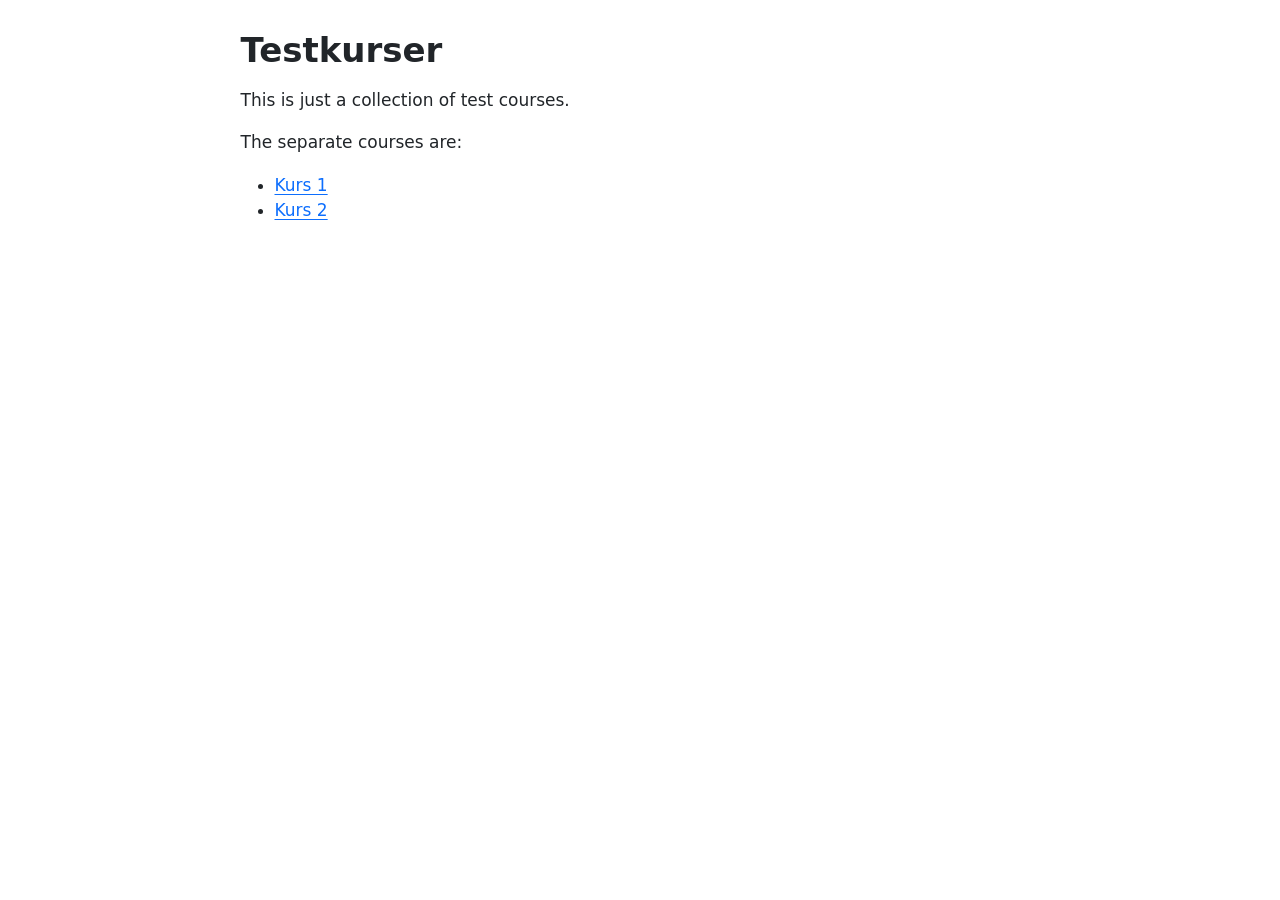
<file: docs/index.html>
<!DOCTYPE html>
<html xmlns="http://www.w3.org/1999/xhtml" lang="en" xml:lang="en"><head>

<meta charset="utf-8">
<meta name="generator" content="quarto-1.7.32">

<meta name="viewport" content="width=device-width, initial-scale=1.0, user-scalable=yes">


<title>Testkurser</title>
<style>
code{white-space: pre-wrap;}
span.smallcaps{font-variant: small-caps;}
div.columns{display: flex; gap: min(4vw, 1.5em);}
div.column{flex: auto; overflow-x: auto;}
div.hanging-indent{margin-left: 1.5em; text-indent: -1.5em;}
ul.task-list{list-style: none;}
ul.task-list li input[type="checkbox"] {
  width: 0.8em;
  margin: 0 0.8em 0.2em -1em; /* quarto-specific, see https://github.com/quarto-dev/quarto-cli/issues/4556 */ 
  vertical-align: middle;
}
</style>


<script src="site_libs/quarto-nav/quarto-nav.js"></script>
<script src="site_libs/clipboard/clipboard.min.js"></script>
<script src="site_libs/quarto-search/autocomplete.umd.js"></script>
<script src="site_libs/quarto-search/fuse.min.js"></script>
<script src="site_libs/quarto-search/quarto-search.js"></script>
<meta name="quarto:offset" content="./">
<script src="site_libs/quarto-html/quarto.js" type="module"></script>
<script src="site_libs/quarto-html/tabsets/tabsets.js" type="module"></script>
<script src="site_libs/quarto-html/popper.min.js"></script>
<script src="site_libs/quarto-html/tippy.umd.min.js"></script>
<script src="site_libs/quarto-html/anchor.min.js"></script>
<link href="site_libs/quarto-html/tippy.css" rel="stylesheet">
<link href="site_libs/quarto-html/quarto-syntax-highlighting-37eea08aefeeee20ff55810ff984fec1.css" rel="stylesheet" id="quarto-text-highlighting-styles">
<script src="site_libs/bootstrap/bootstrap.min.js"></script>
<link href="site_libs/bootstrap/bootstrap-icons.css" rel="stylesheet">
<link href="site_libs/bootstrap/bootstrap-0e1a645df55b0552f9e6dd3c51d4ee0e.min.css" rel="stylesheet" append-hash="true" id="quarto-bootstrap" data-mode="light">
<script id="quarto-search-options" type="application/json">{
  "location": "sidebar",
  "copy-button": false,
  "collapse-after": 3,
  "panel-placement": "start",
  "type": "textbox",
  "limit": 50,
  "keyboard-shortcut": [
    "f",
    "/",
    "s"
  ],
  "show-item-context": false,
  "language": {
    "search-no-results-text": "No results",
    "search-matching-documents-text": "matching documents",
    "search-copy-link-title": "Copy link to search",
    "search-hide-matches-text": "Hide additional matches",
    "search-more-match-text": "more match in this document",
    "search-more-matches-text": "more matches in this document",
    "search-clear-button-title": "Clear",
    "search-text-placeholder": "",
    "search-detached-cancel-button-title": "Cancel",
    "search-submit-button-title": "Submit",
    "search-label": "Search"
  }
}</script>


</head>

<body class="fullcontent quarto-light">

<div id="quarto-search-results"></div>
<!-- content -->
<div id="quarto-content" class="quarto-container page-columns page-rows-contents page-layout-article">
<!-- sidebar -->
<!-- margin-sidebar -->
    
<!-- main -->
<main class="content" id="quarto-document-content">

<header id="title-block-header" class="quarto-title-block default">
<div class="quarto-title">
<h1 class="title">Testkurser</h1>
</div>



<div class="quarto-title-meta">

    
  
    
  </div>
  


</header>


<p>This is just a collection of test courses.</p>
<p>The separate courses are:</p>
<ul>
<li><a href="kurs1">Kurs 1</a></li>
<li><a href="kurs2">Kurs 2</a></li>
</ul>



</main> <!-- /main -->
<script id="quarto-html-after-body" type="application/javascript">
  window.document.addEventListener("DOMContentLoaded", function (event) {
    const icon = "";
    const anchorJS = new window.AnchorJS();
    anchorJS.options = {
      placement: 'right',
      icon: icon
    };
    anchorJS.add('.anchored');
    const isCodeAnnotation = (el) => {
      for (const clz of el.classList) {
        if (clz.startsWith('code-annotation-')) {                     
          return true;
        }
      }
      return false;
    }
    const onCopySuccess = function(e) {
      // button target
      const button = e.trigger;
      // don't keep focus
      button.blur();
      // flash "checked"
      button.classList.add('code-copy-button-checked');
      var currentTitle = button.getAttribute("title");
      button.setAttribute("title", "Copied!");
      let tooltip;
      if (window.bootstrap) {
        button.setAttribute("data-bs-toggle", "tooltip");
        button.setAttribute("data-bs-placement", "left");
        button.setAttribute("data-bs-title", "Copied!");
        tooltip = new bootstrap.Tooltip(button, 
          { trigger: "manual", 
            customClass: "code-copy-button-tooltip",
            offset: [0, -8]});
        tooltip.show();    
      }
      setTimeout(function() {
        if (tooltip) {
          tooltip.hide();
          button.removeAttribute("data-bs-title");
          button.removeAttribute("data-bs-toggle");
          button.removeAttribute("data-bs-placement");
        }
        button.setAttribute("title", currentTitle);
        button.classList.remove('code-copy-button-checked');
      }, 1000);
      // clear code selection
      e.clearSelection();
    }
    const getTextToCopy = function(trigger) {
        const codeEl = trigger.previousElementSibling.cloneNode(true);
        for (const childEl of codeEl.children) {
          if (isCodeAnnotation(childEl)) {
            childEl.remove();
          }
        }
        return codeEl.innerText;
    }
    const clipboard = new window.ClipboardJS('.code-copy-button:not([data-in-quarto-modal])', {
      text: getTextToCopy
    });
    clipboard.on('success', onCopySuccess);
    if (window.document.getElementById('quarto-embedded-source-code-modal')) {
      const clipboardModal = new window.ClipboardJS('.code-copy-button[data-in-quarto-modal]', {
        text: getTextToCopy,
        container: window.document.getElementById('quarto-embedded-source-code-modal')
      });
      clipboardModal.on('success', onCopySuccess);
    }
      var localhostRegex = new RegExp(/^(?:http|https):\/\/localhost\:?[0-9]*\//);
      var mailtoRegex = new RegExp(/^mailto:/);
        var filterRegex = new RegExp('/' + window.location.host + '/');
      var isInternal = (href) => {
          return filterRegex.test(href) || localhostRegex.test(href) || mailtoRegex.test(href);
      }
      // Inspect non-navigation links and adorn them if external
     var links = window.document.querySelectorAll('a[href]:not(.nav-link):not(.navbar-brand):not(.toc-action):not(.sidebar-link):not(.sidebar-item-toggle):not(.pagination-link):not(.no-external):not([aria-hidden]):not(.dropdown-item):not(.quarto-navigation-tool):not(.about-link)');
      for (var i=0; i<links.length; i++) {
        const link = links[i];
        if (!isInternal(link.href)) {
          // undo the damage that might have been done by quarto-nav.js in the case of
          // links that we want to consider external
          if (link.dataset.originalHref !== undefined) {
            link.href = link.dataset.originalHref;
          }
        }
      }
    function tippyHover(el, contentFn, onTriggerFn, onUntriggerFn) {
      const config = {
        allowHTML: true,
        maxWidth: 500,
        delay: 100,
        arrow: false,
        appendTo: function(el) {
            return el.parentElement;
        },
        interactive: true,
        interactiveBorder: 10,
        theme: 'quarto',
        placement: 'bottom-start',
      };
      if (contentFn) {
        config.content = contentFn;
      }
      if (onTriggerFn) {
        config.onTrigger = onTriggerFn;
      }
      if (onUntriggerFn) {
        config.onUntrigger = onUntriggerFn;
      }
      window.tippy(el, config); 
    }
    const noterefs = window.document.querySelectorAll('a[role="doc-noteref"]');
    for (var i=0; i<noterefs.length; i++) {
      const ref = noterefs[i];
      tippyHover(ref, function() {
        // use id or data attribute instead here
        let href = ref.getAttribute('data-footnote-href') || ref.getAttribute('href');
        try { href = new URL(href).hash; } catch {}
        const id = href.replace(/^#\/?/, "");
        const note = window.document.getElementById(id);
        if (note) {
          return note.innerHTML;
        } else {
          return "";
        }
      });
    }
    const xrefs = window.document.querySelectorAll('a.quarto-xref');
    const processXRef = (id, note) => {
      // Strip column container classes
      const stripColumnClz = (el) => {
        el.classList.remove("page-full", "page-columns");
        if (el.children) {
          for (const child of el.children) {
            stripColumnClz(child);
          }
        }
      }
      stripColumnClz(note)
      if (id === null || id.startsWith('sec-')) {
        // Special case sections, only their first couple elements
        const container = document.createElement("div");
        if (note.children && note.children.length > 2) {
          container.appendChild(note.children[0].cloneNode(true));
          for (let i = 1; i < note.children.length; i++) {
            const child = note.children[i];
            if (child.tagName === "P" && child.innerText === "") {
              continue;
            } else {
              container.appendChild(child.cloneNode(true));
              break;
            }
          }
          if (window.Quarto?.typesetMath) {
            window.Quarto.typesetMath(container);
          }
          return container.innerHTML
        } else {
          if (window.Quarto?.typesetMath) {
            window.Quarto.typesetMath(note);
          }
          return note.innerHTML;
        }
      } else {
        // Remove any anchor links if they are present
        const anchorLink = note.querySelector('a.anchorjs-link');
        if (anchorLink) {
          anchorLink.remove();
        }
        if (window.Quarto?.typesetMath) {
          window.Quarto.typesetMath(note);
        }
        if (note.classList.contains("callout")) {
          return note.outerHTML;
        } else {
          return note.innerHTML;
        }
      }
    }
    for (var i=0; i<xrefs.length; i++) {
      const xref = xrefs[i];
      tippyHover(xref, undefined, function(instance) {
        instance.disable();
        let url = xref.getAttribute('href');
        let hash = undefined; 
        if (url.startsWith('#')) {
          hash = url;
        } else {
          try { hash = new URL(url).hash; } catch {}
        }
        if (hash) {
          const id = hash.replace(/^#\/?/, "");
          const note = window.document.getElementById(id);
          if (note !== null) {
            try {
              const html = processXRef(id, note.cloneNode(true));
              instance.setContent(html);
            } finally {
              instance.enable();
              instance.show();
            }
          } else {
            // See if we can fetch this
            fetch(url.split('#')[0])
            .then(res => res.text())
            .then(html => {
              const parser = new DOMParser();
              const htmlDoc = parser.parseFromString(html, "text/html");
              const note = htmlDoc.getElementById(id);
              if (note !== null) {
                const html = processXRef(id, note);
                instance.setContent(html);
              } 
            }).finally(() => {
              instance.enable();
              instance.show();
            });
          }
        } else {
          // See if we can fetch a full url (with no hash to target)
          // This is a special case and we should probably do some content thinning / targeting
          fetch(url)
          .then(res => res.text())
          .then(html => {
            const parser = new DOMParser();
            const htmlDoc = parser.parseFromString(html, "text/html");
            const note = htmlDoc.querySelector('main.content');
            if (note !== null) {
              // This should only happen for chapter cross references
              // (since there is no id in the URL)
              // remove the first header
              if (note.children.length > 0 && note.children[0].tagName === "HEADER") {
                note.children[0].remove();
              }
              const html = processXRef(null, note);
              instance.setContent(html);
            } 
          }).finally(() => {
            instance.enable();
            instance.show();
          });
        }
      }, function(instance) {
      });
    }
        let selectedAnnoteEl;
        const selectorForAnnotation = ( cell, annotation) => {
          let cellAttr = 'data-code-cell="' + cell + '"';
          let lineAttr = 'data-code-annotation="' +  annotation + '"';
          const selector = 'span[' + cellAttr + '][' + lineAttr + ']';
          return selector;
        }
        const selectCodeLines = (annoteEl) => {
          const doc = window.document;
          const targetCell = annoteEl.getAttribute("data-target-cell");
          const targetAnnotation = annoteEl.getAttribute("data-target-annotation");
          const annoteSpan = window.document.querySelector(selectorForAnnotation(targetCell, targetAnnotation));
          const lines = annoteSpan.getAttribute("data-code-lines").split(",");
          const lineIds = lines.map((line) => {
            return targetCell + "-" + line;
          })
          let top = null;
          let height = null;
          let parent = null;
          if (lineIds.length > 0) {
              //compute the position of the single el (top and bottom and make a div)
              const el = window.document.getElementById(lineIds[0]);
              top = el.offsetTop;
              height = el.offsetHeight;
              parent = el.parentElement.parentElement;
            if (lineIds.length > 1) {
              const lastEl = window.document.getElementById(lineIds[lineIds.length - 1]);
              const bottom = lastEl.offsetTop + lastEl.offsetHeight;
              height = bottom - top;
            }
            if (top !== null && height !== null && parent !== null) {
              // cook up a div (if necessary) and position it 
              let div = window.document.getElementById("code-annotation-line-highlight");
              if (div === null) {
                div = window.document.createElement("div");
                div.setAttribute("id", "code-annotation-line-highlight");
                div.style.position = 'absolute';
                parent.appendChild(div);
              }
              div.style.top = top - 2 + "px";
              div.style.height = height + 4 + "px";
              div.style.left = 0;
              let gutterDiv = window.document.getElementById("code-annotation-line-highlight-gutter");
              if (gutterDiv === null) {
                gutterDiv = window.document.createElement("div");
                gutterDiv.setAttribute("id", "code-annotation-line-highlight-gutter");
                gutterDiv.style.position = 'absolute';
                const codeCell = window.document.getElementById(targetCell);
                const gutter = codeCell.querySelector('.code-annotation-gutter');
                gutter.appendChild(gutterDiv);
              }
              gutterDiv.style.top = top - 2 + "px";
              gutterDiv.style.height = height + 4 + "px";
            }
            selectedAnnoteEl = annoteEl;
          }
        };
        const unselectCodeLines = () => {
          const elementsIds = ["code-annotation-line-highlight", "code-annotation-line-highlight-gutter"];
          elementsIds.forEach((elId) => {
            const div = window.document.getElementById(elId);
            if (div) {
              div.remove();
            }
          });
          selectedAnnoteEl = undefined;
        };
          // Handle positioning of the toggle
      window.addEventListener(
        "resize",
        throttle(() => {
          elRect = undefined;
          if (selectedAnnoteEl) {
            selectCodeLines(selectedAnnoteEl);
          }
        }, 10)
      );
      function throttle(fn, ms) {
      let throttle = false;
      let timer;
        return (...args) => {
          if(!throttle) { // first call gets through
              fn.apply(this, args);
              throttle = true;
          } else { // all the others get throttled
              if(timer) clearTimeout(timer); // cancel #2
              timer = setTimeout(() => {
                fn.apply(this, args);
                timer = throttle = false;
              }, ms);
          }
        };
      }
        // Attach click handler to the DT
        const annoteDls = window.document.querySelectorAll('dt[data-target-cell]');
        for (const annoteDlNode of annoteDls) {
          annoteDlNode.addEventListener('click', (event) => {
            const clickedEl = event.target;
            if (clickedEl !== selectedAnnoteEl) {
              unselectCodeLines();
              const activeEl = window.document.querySelector('dt[data-target-cell].code-annotation-active');
              if (activeEl) {
                activeEl.classList.remove('code-annotation-active');
              }
              selectCodeLines(clickedEl);
              clickedEl.classList.add('code-annotation-active');
            } else {
              // Unselect the line
              unselectCodeLines();
              clickedEl.classList.remove('code-annotation-active');
            }
          });
        }
    const findCites = (el) => {
      const parentEl = el.parentElement;
      if (parentEl) {
        const cites = parentEl.dataset.cites;
        if (cites) {
          return {
            el,
            cites: cites.split(' ')
          };
        } else {
          return findCites(el.parentElement)
        }
      } else {
        return undefined;
      }
    };
    var bibliorefs = window.document.querySelectorAll('a[role="doc-biblioref"]');
    for (var i=0; i<bibliorefs.length; i++) {
      const ref = bibliorefs[i];
      const citeInfo = findCites(ref);
      if (citeInfo) {
        tippyHover(citeInfo.el, function() {
          var popup = window.document.createElement('div');
          citeInfo.cites.forEach(function(cite) {
            var citeDiv = window.document.createElement('div');
            citeDiv.classList.add('hanging-indent');
            citeDiv.classList.add('csl-entry');
            var biblioDiv = window.document.getElementById('ref-' + cite);
            if (biblioDiv) {
              citeDiv.innerHTML = biblioDiv.innerHTML;
            }
            popup.appendChild(citeDiv);
          });
          return popup.innerHTML;
        });
      }
    }
  });
  </script>
</div> <!-- /content -->




</body></html>
</file>
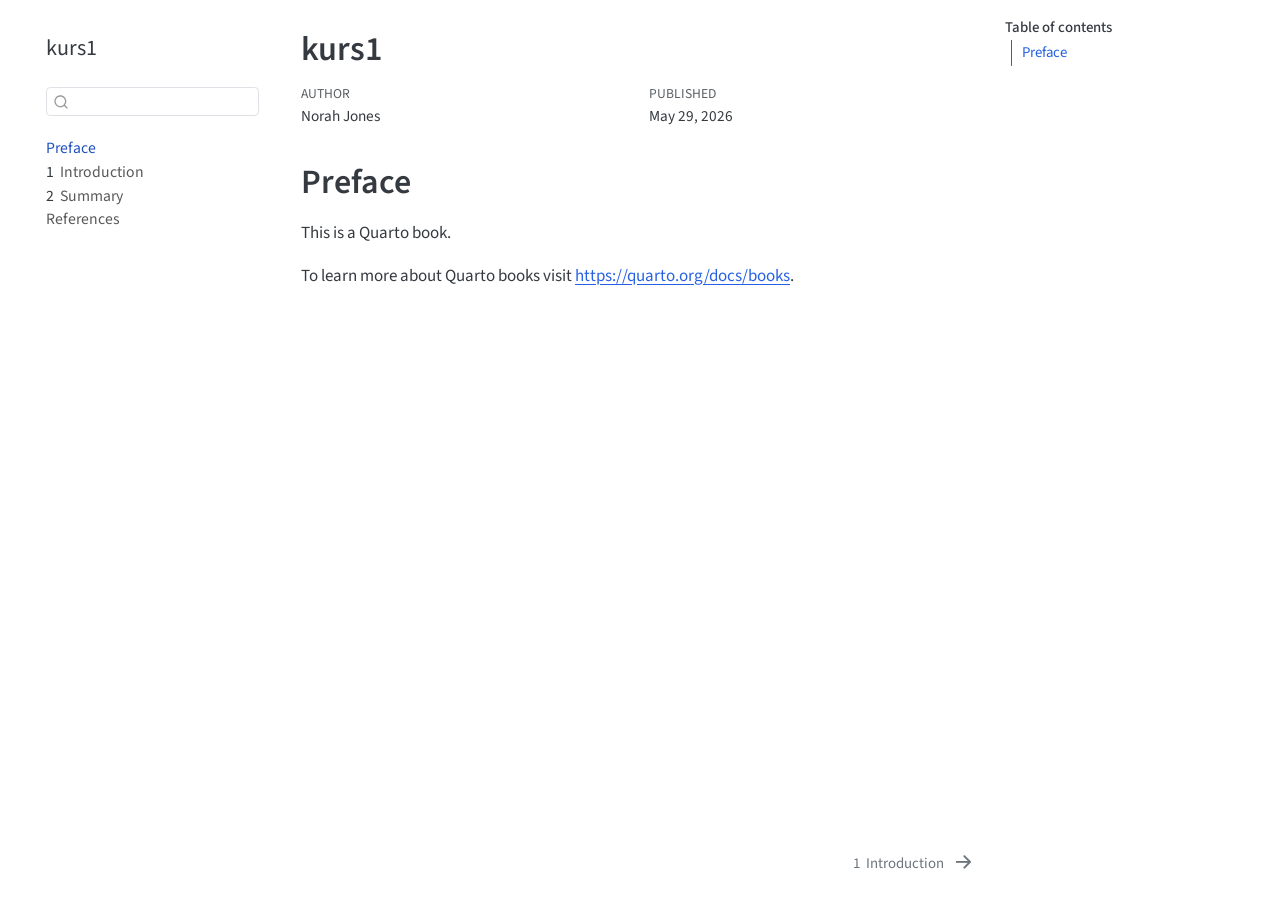
<file: docs/kurs1/index.html>
<!DOCTYPE html>
<html xmlns="http://www.w3.org/1999/xhtml" lang="en" xml:lang="en"><head>

<meta charset="utf-8">
<meta name="generator" content="quarto-1.7.32">

<meta name="viewport" content="width=device-width, initial-scale=1.0, user-scalable=yes">

<meta name="author" content="Norah Jones">
<meta name="dcterms.date" content="2026-05-29">

<title>kurs1</title>
<style>
code{white-space: pre-wrap;}
span.smallcaps{font-variant: small-caps;}
div.columns{display: flex; gap: min(4vw, 1.5em);}
div.column{flex: auto; overflow-x: auto;}
div.hanging-indent{margin-left: 1.5em; text-indent: -1.5em;}
ul.task-list{list-style: none;}
ul.task-list li input[type="checkbox"] {
  width: 0.8em;
  margin: 0 0.8em 0.2em -1em; /* quarto-specific, see https://github.com/quarto-dev/quarto-cli/issues/4556 */ 
  vertical-align: middle;
}
</style>


<script src="site_libs/quarto-nav/quarto-nav.js"></script>
<script src="site_libs/quarto-nav/headroom.min.js"></script>
<script src="site_libs/clipboard/clipboard.min.js"></script>
<script src="site_libs/quarto-search/autocomplete.umd.js"></script>
<script src="site_libs/quarto-search/fuse.min.js"></script>
<script src="site_libs/quarto-search/quarto-search.js"></script>
<meta name="quarto:offset" content="./">
<link href="./intro.html" rel="next">
<script src="site_libs/quarto-html/quarto.js" type="module"></script>
<script src="site_libs/quarto-html/tabsets/tabsets.js" type="module"></script>
<script src="site_libs/quarto-html/popper.min.js"></script>
<script src="site_libs/quarto-html/tippy.umd.min.js"></script>
<script src="site_libs/quarto-html/anchor.min.js"></script>
<link href="site_libs/quarto-html/tippy.css" rel="stylesheet">
<link href="site_libs/quarto-html/quarto-syntax-highlighting-37eea08aefeeee20ff55810ff984fec1.css" rel="stylesheet" id="quarto-text-highlighting-styles">
<script src="site_libs/bootstrap/bootstrap.min.js"></script>
<link href="site_libs/bootstrap/bootstrap-icons.css" rel="stylesheet">
<link href="site_libs/bootstrap/bootstrap-bc91950905f66a0b7e618f69bf449bf2.min.css" rel="stylesheet" append-hash="true" id="quarto-bootstrap" data-mode="light">
<script id="quarto-search-options" type="application/json">{
  "location": "sidebar",
  "copy-button": false,
  "collapse-after": 3,
  "panel-placement": "start",
  "type": "textbox",
  "limit": 50,
  "keyboard-shortcut": [
    "f",
    "/",
    "s"
  ],
  "show-item-context": false,
  "language": {
    "search-no-results-text": "No results",
    "search-matching-documents-text": "matching documents",
    "search-copy-link-title": "Copy link to search",
    "search-hide-matches-text": "Hide additional matches",
    "search-more-match-text": "more match in this document",
    "search-more-matches-text": "more matches in this document",
    "search-clear-button-title": "Clear",
    "search-text-placeholder": "",
    "search-detached-cancel-button-title": "Cancel",
    "search-submit-button-title": "Submit",
    "search-label": "Search"
  }
}</script>


</head>

<body class="nav-sidebar floating quarto-light">

<div id="quarto-search-results"></div>
  <header id="quarto-header" class="headroom fixed-top">
  <nav class="quarto-secondary-nav">
    <div class="container-fluid d-flex">
      <button type="button" class="quarto-btn-toggle btn" data-bs-toggle="collapse" role="button" data-bs-target=".quarto-sidebar-collapse-item" aria-controls="quarto-sidebar" aria-expanded="false" aria-label="Toggle sidebar navigation" onclick="if (window.quartoToggleHeadroom) { window.quartoToggleHeadroom(); }">
        <i class="bi bi-layout-text-sidebar-reverse"></i>
      </button>
        <nav class="quarto-page-breadcrumbs" aria-label="breadcrumb"><ol class="breadcrumb"><li class="breadcrumb-item"><a href="./index.html">Preface</a></li></ol></nav>
        <a class="flex-grow-1" role="navigation" data-bs-toggle="collapse" data-bs-target=".quarto-sidebar-collapse-item" aria-controls="quarto-sidebar" aria-expanded="false" aria-label="Toggle sidebar navigation" onclick="if (window.quartoToggleHeadroom) { window.quartoToggleHeadroom(); }">      
        </a>
      <button type="button" class="btn quarto-search-button" aria-label="Search" onclick="window.quartoOpenSearch();">
        <i class="bi bi-search"></i>
      </button>
    </div>
  </nav>
</header>
<!-- content -->
<div id="quarto-content" class="quarto-container page-columns page-rows-contents page-layout-article">
<!-- sidebar -->
  <nav id="quarto-sidebar" class="sidebar collapse collapse-horizontal quarto-sidebar-collapse-item sidebar-navigation floating overflow-auto">
    <div class="pt-lg-2 mt-2 text-left sidebar-header">
    <div class="sidebar-title mb-0 py-0">
      <a href="./">kurs1</a> 
    </div>
      </div>
        <div class="mt-2 flex-shrink-0 align-items-center">
        <div class="sidebar-search">
        <div id="quarto-search" class="" title="Search"></div>
        </div>
        </div>
    <div class="sidebar-menu-container"> 
    <ul class="list-unstyled mt-1">
        <li class="sidebar-item">
  <div class="sidebar-item-container"> 
  <a href="./index.html" class="sidebar-item-text sidebar-link active">
 <span class="menu-text">Preface</span></a>
  </div>
</li>
        <li class="sidebar-item">
  <div class="sidebar-item-container"> 
  <a href="./intro.html" class="sidebar-item-text sidebar-link">
 <span class="menu-text"><span class="chapter-number">1</span>&nbsp; <span class="chapter-title">Introduction</span></span></a>
  </div>
</li>
        <li class="sidebar-item">
  <div class="sidebar-item-container"> 
  <a href="./summary.html" class="sidebar-item-text sidebar-link">
 <span class="menu-text"><span class="chapter-number">2</span>&nbsp; <span class="chapter-title">Summary</span></span></a>
  </div>
</li>
        <li class="sidebar-item">
  <div class="sidebar-item-container"> 
  <a href="./references.html" class="sidebar-item-text sidebar-link">
 <span class="menu-text">References</span></a>
  </div>
</li>
    </ul>
    </div>
</nav>
<div id="quarto-sidebar-glass" class="quarto-sidebar-collapse-item" data-bs-toggle="collapse" data-bs-target=".quarto-sidebar-collapse-item"></div>
<!-- margin-sidebar -->
    <div id="quarto-margin-sidebar" class="sidebar margin-sidebar">
        <nav id="TOC" role="doc-toc" class="toc-active">
    <h2 id="toc-title">Table of contents</h2>
   
  <ul>
  <li><a href="#preface" id="toc-preface" class="nav-link active" data-scroll-target="#preface">Preface</a></li>
  </ul>
</nav>
    </div>
<!-- main -->
<main class="content" id="quarto-document-content">

<header id="title-block-header" class="quarto-title-block default">
<div class="quarto-title">
<h1 class="title">kurs1</h1>
</div>



<div class="quarto-title-meta">

    <div>
    <div class="quarto-title-meta-heading">Author</div>
    <div class="quarto-title-meta-contents">
             <p>Norah Jones </p>
          </div>
  </div>
    
    <div>
    <div class="quarto-title-meta-heading">Published</div>
    <div class="quarto-title-meta-contents">
      <p class="date">May 29, 2026</p>
    </div>
  </div>
  
    
  </div>
  


</header>


<section id="preface" class="level1 unnumbered">
<h1 class="unnumbered">Preface</h1>
<p>This is a Quarto book.</p>
<p>To learn more about Quarto books visit <a href="https://quarto.org/docs/books" class="uri">https://quarto.org/docs/books</a>.</p>


</section>

</main> <!-- /main -->
<script id="quarto-html-after-body" type="application/javascript">
  window.document.addEventListener("DOMContentLoaded", function (event) {
    const icon = "";
    const anchorJS = new window.AnchorJS();
    anchorJS.options = {
      placement: 'right',
      icon: icon
    };
    anchorJS.add('.anchored');
    const isCodeAnnotation = (el) => {
      for (const clz of el.classList) {
        if (clz.startsWith('code-annotation-')) {                     
          return true;
        }
      }
      return false;
    }
    const onCopySuccess = function(e) {
      // button target
      const button = e.trigger;
      // don't keep focus
      button.blur();
      // flash "checked"
      button.classList.add('code-copy-button-checked');
      var currentTitle = button.getAttribute("title");
      button.setAttribute("title", "Copied!");
      let tooltip;
      if (window.bootstrap) {
        button.setAttribute("data-bs-toggle", "tooltip");
        button.setAttribute("data-bs-placement", "left");
        button.setAttribute("data-bs-title", "Copied!");
        tooltip = new bootstrap.Tooltip(button, 
          { trigger: "manual", 
            customClass: "code-copy-button-tooltip",
            offset: [0, -8]});
        tooltip.show();    
      }
      setTimeout(function() {
        if (tooltip) {
          tooltip.hide();
          button.removeAttribute("data-bs-title");
          button.removeAttribute("data-bs-toggle");
          button.removeAttribute("data-bs-placement");
        }
        button.setAttribute("title", currentTitle);
        button.classList.remove('code-copy-button-checked');
      }, 1000);
      // clear code selection
      e.clearSelection();
    }
    const getTextToCopy = function(trigger) {
        const codeEl = trigger.previousElementSibling.cloneNode(true);
        for (const childEl of codeEl.children) {
          if (isCodeAnnotation(childEl)) {
            childEl.remove();
          }
        }
        return codeEl.innerText;
    }
    const clipboard = new window.ClipboardJS('.code-copy-button:not([data-in-quarto-modal])', {
      text: getTextToCopy
    });
    clipboard.on('success', onCopySuccess);
    if (window.document.getElementById('quarto-embedded-source-code-modal')) {
      const clipboardModal = new window.ClipboardJS('.code-copy-button[data-in-quarto-modal]', {
        text: getTextToCopy,
        container: window.document.getElementById('quarto-embedded-source-code-modal')
      });
      clipboardModal.on('success', onCopySuccess);
    }
      var localhostRegex = new RegExp(/^(?:http|https):\/\/localhost\:?[0-9]*\//);
      var mailtoRegex = new RegExp(/^mailto:/);
        var filterRegex = new RegExp('/' + window.location.host + '/');
      var isInternal = (href) => {
          return filterRegex.test(href) || localhostRegex.test(href) || mailtoRegex.test(href);
      }
      // Inspect non-navigation links and adorn them if external
     var links = window.document.querySelectorAll('a[href]:not(.nav-link):not(.navbar-brand):not(.toc-action):not(.sidebar-link):not(.sidebar-item-toggle):not(.pagination-link):not(.no-external):not([aria-hidden]):not(.dropdown-item):not(.quarto-navigation-tool):not(.about-link)');
      for (var i=0; i<links.length; i++) {
        const link = links[i];
        if (!isInternal(link.href)) {
          // undo the damage that might have been done by quarto-nav.js in the case of
          // links that we want to consider external
          if (link.dataset.originalHref !== undefined) {
            link.href = link.dataset.originalHref;
          }
        }
      }
    function tippyHover(el, contentFn, onTriggerFn, onUntriggerFn) {
      const config = {
        allowHTML: true,
        maxWidth: 500,
        delay: 100,
        arrow: false,
        appendTo: function(el) {
            return el.parentElement;
        },
        interactive: true,
        interactiveBorder: 10,
        theme: 'quarto',
        placement: 'bottom-start',
      };
      if (contentFn) {
        config.content = contentFn;
      }
      if (onTriggerFn) {
        config.onTrigger = onTriggerFn;
      }
      if (onUntriggerFn) {
        config.onUntrigger = onUntriggerFn;
      }
      window.tippy(el, config); 
    }
    const noterefs = window.document.querySelectorAll('a[role="doc-noteref"]');
    for (var i=0; i<noterefs.length; i++) {
      const ref = noterefs[i];
      tippyHover(ref, function() {
        // use id or data attribute instead here
        let href = ref.getAttribute('data-footnote-href') || ref.getAttribute('href');
        try { href = new URL(href).hash; } catch {}
        const id = href.replace(/^#\/?/, "");
        const note = window.document.getElementById(id);
        if (note) {
          return note.innerHTML;
        } else {
          return "";
        }
      });
    }
    const xrefs = window.document.querySelectorAll('a.quarto-xref');
    const processXRef = (id, note) => {
      // Strip column container classes
      const stripColumnClz = (el) => {
        el.classList.remove("page-full", "page-columns");
        if (el.children) {
          for (const child of el.children) {
            stripColumnClz(child);
          }
        }
      }
      stripColumnClz(note)
      if (id === null || id.startsWith('sec-')) {
        // Special case sections, only their first couple elements
        const container = document.createElement("div");
        if (note.children && note.children.length > 2) {
          container.appendChild(note.children[0].cloneNode(true));
          for (let i = 1; i < note.children.length; i++) {
            const child = note.children[i];
            if (child.tagName === "P" && child.innerText === "") {
              continue;
            } else {
              container.appendChild(child.cloneNode(true));
              break;
            }
          }
          if (window.Quarto?.typesetMath) {
            window.Quarto.typesetMath(container);
          }
          return container.innerHTML
        } else {
          if (window.Quarto?.typesetMath) {
            window.Quarto.typesetMath(note);
          }
          return note.innerHTML;
        }
      } else {
        // Remove any anchor links if they are present
        const anchorLink = note.querySelector('a.anchorjs-link');
        if (anchorLink) {
          anchorLink.remove();
        }
        if (window.Quarto?.typesetMath) {
          window.Quarto.typesetMath(note);
        }
        if (note.classList.contains("callout")) {
          return note.outerHTML;
        } else {
          return note.innerHTML;
        }
      }
    }
    for (var i=0; i<xrefs.length; i++) {
      const xref = xrefs[i];
      tippyHover(xref, undefined, function(instance) {
        instance.disable();
        let url = xref.getAttribute('href');
        let hash = undefined; 
        if (url.startsWith('#')) {
          hash = url;
        } else {
          try { hash = new URL(url).hash; } catch {}
        }
        if (hash) {
          const id = hash.replace(/^#\/?/, "");
          const note = window.document.getElementById(id);
          if (note !== null) {
            try {
              const html = processXRef(id, note.cloneNode(true));
              instance.setContent(html);
            } finally {
              instance.enable();
              instance.show();
            }
          } else {
            // See if we can fetch this
            fetch(url.split('#')[0])
            .then(res => res.text())
            .then(html => {
              const parser = new DOMParser();
              const htmlDoc = parser.parseFromString(html, "text/html");
              const note = htmlDoc.getElementById(id);
              if (note !== null) {
                const html = processXRef(id, note);
                instance.setContent(html);
              } 
            }).finally(() => {
              instance.enable();
              instance.show();
            });
          }
        } else {
          // See if we can fetch a full url (with no hash to target)
          // This is a special case and we should probably do some content thinning / targeting
          fetch(url)
          .then(res => res.text())
          .then(html => {
            const parser = new DOMParser();
            const htmlDoc = parser.parseFromString(html, "text/html");
            const note = htmlDoc.querySelector('main.content');
            if (note !== null) {
              // This should only happen for chapter cross references
              // (since there is no id in the URL)
              // remove the first header
              if (note.children.length > 0 && note.children[0].tagName === "HEADER") {
                note.children[0].remove();
              }
              const html = processXRef(null, note);
              instance.setContent(html);
            } 
          }).finally(() => {
            instance.enable();
            instance.show();
          });
        }
      }, function(instance) {
      });
    }
        let selectedAnnoteEl;
        const selectorForAnnotation = ( cell, annotation) => {
          let cellAttr = 'data-code-cell="' + cell + '"';
          let lineAttr = 'data-code-annotation="' +  annotation + '"';
          const selector = 'span[' + cellAttr + '][' + lineAttr + ']';
          return selector;
        }
        const selectCodeLines = (annoteEl) => {
          const doc = window.document;
          const targetCell = annoteEl.getAttribute("data-target-cell");
          const targetAnnotation = annoteEl.getAttribute("data-target-annotation");
          const annoteSpan = window.document.querySelector(selectorForAnnotation(targetCell, targetAnnotation));
          const lines = annoteSpan.getAttribute("data-code-lines").split(",");
          const lineIds = lines.map((line) => {
            return targetCell + "-" + line;
          })
          let top = null;
          let height = null;
          let parent = null;
          if (lineIds.length > 0) {
              //compute the position of the single el (top and bottom and make a div)
              const el = window.document.getElementById(lineIds[0]);
              top = el.offsetTop;
              height = el.offsetHeight;
              parent = el.parentElement.parentElement;
            if (lineIds.length > 1) {
              const lastEl = window.document.getElementById(lineIds[lineIds.length - 1]);
              const bottom = lastEl.offsetTop + lastEl.offsetHeight;
              height = bottom - top;
            }
            if (top !== null && height !== null && parent !== null) {
              // cook up a div (if necessary) and position it 
              let div = window.document.getElementById("code-annotation-line-highlight");
              if (div === null) {
                div = window.document.createElement("div");
                div.setAttribute("id", "code-annotation-line-highlight");
                div.style.position = 'absolute';
                parent.appendChild(div);
              }
              div.style.top = top - 2 + "px";
              div.style.height = height + 4 + "px";
              div.style.left = 0;
              let gutterDiv = window.document.getElementById("code-annotation-line-highlight-gutter");
              if (gutterDiv === null) {
                gutterDiv = window.document.createElement("div");
                gutterDiv.setAttribute("id", "code-annotation-line-highlight-gutter");
                gutterDiv.style.position = 'absolute';
                const codeCell = window.document.getElementById(targetCell);
                const gutter = codeCell.querySelector('.code-annotation-gutter');
                gutter.appendChild(gutterDiv);
              }
              gutterDiv.style.top = top - 2 + "px";
              gutterDiv.style.height = height + 4 + "px";
            }
            selectedAnnoteEl = annoteEl;
          }
        };
        const unselectCodeLines = () => {
          const elementsIds = ["code-annotation-line-highlight", "code-annotation-line-highlight-gutter"];
          elementsIds.forEach((elId) => {
            const div = window.document.getElementById(elId);
            if (div) {
              div.remove();
            }
          });
          selectedAnnoteEl = undefined;
        };
          // Handle positioning of the toggle
      window.addEventListener(
        "resize",
        throttle(() => {
          elRect = undefined;
          if (selectedAnnoteEl) {
            selectCodeLines(selectedAnnoteEl);
          }
        }, 10)
      );
      function throttle(fn, ms) {
      let throttle = false;
      let timer;
        return (...args) => {
          if(!throttle) { // first call gets through
              fn.apply(this, args);
              throttle = true;
          } else { // all the others get throttled
              if(timer) clearTimeout(timer); // cancel #2
              timer = setTimeout(() => {
                fn.apply(this, args);
                timer = throttle = false;
              }, ms);
          }
        };
      }
        // Attach click handler to the DT
        const annoteDls = window.document.querySelectorAll('dt[data-target-cell]');
        for (const annoteDlNode of annoteDls) {
          annoteDlNode.addEventListener('click', (event) => {
            const clickedEl = event.target;
            if (clickedEl !== selectedAnnoteEl) {
              unselectCodeLines();
              const activeEl = window.document.querySelector('dt[data-target-cell].code-annotation-active');
              if (activeEl) {
                activeEl.classList.remove('code-annotation-active');
              }
              selectCodeLines(clickedEl);
              clickedEl.classList.add('code-annotation-active');
            } else {
              // Unselect the line
              unselectCodeLines();
              clickedEl.classList.remove('code-annotation-active');
            }
          });
        }
    const findCites = (el) => {
      const parentEl = el.parentElement;
      if (parentEl) {
        const cites = parentEl.dataset.cites;
        if (cites) {
          return {
            el,
            cites: cites.split(' ')
          };
        } else {
          return findCites(el.parentElement)
        }
      } else {
        return undefined;
      }
    };
    var bibliorefs = window.document.querySelectorAll('a[role="doc-biblioref"]');
    for (var i=0; i<bibliorefs.length; i++) {
      const ref = bibliorefs[i];
      const citeInfo = findCites(ref);
      if (citeInfo) {
        tippyHover(citeInfo.el, function() {
          var popup = window.document.createElement('div');
          citeInfo.cites.forEach(function(cite) {
            var citeDiv = window.document.createElement('div');
            citeDiv.classList.add('hanging-indent');
            citeDiv.classList.add('csl-entry');
            var biblioDiv = window.document.getElementById('ref-' + cite);
            if (biblioDiv) {
              citeDiv.innerHTML = biblioDiv.innerHTML;
            }
            popup.appendChild(citeDiv);
          });
          return popup.innerHTML;
        });
      }
    }
  });
  </script>
<nav class="page-navigation">
  <div class="nav-page nav-page-previous">
  </div>
  <div class="nav-page nav-page-next">
      <a href="./intro.html" class="pagination-link" aria-label="Introduction">
        <span class="nav-page-text"><span class="chapter-number">1</span>&nbsp; <span class="chapter-title">Introduction</span></span> <i class="bi bi-arrow-right-short"></i>
      </a>
  </div>
</nav>
</div> <!-- /content -->




</body></html>
</file>
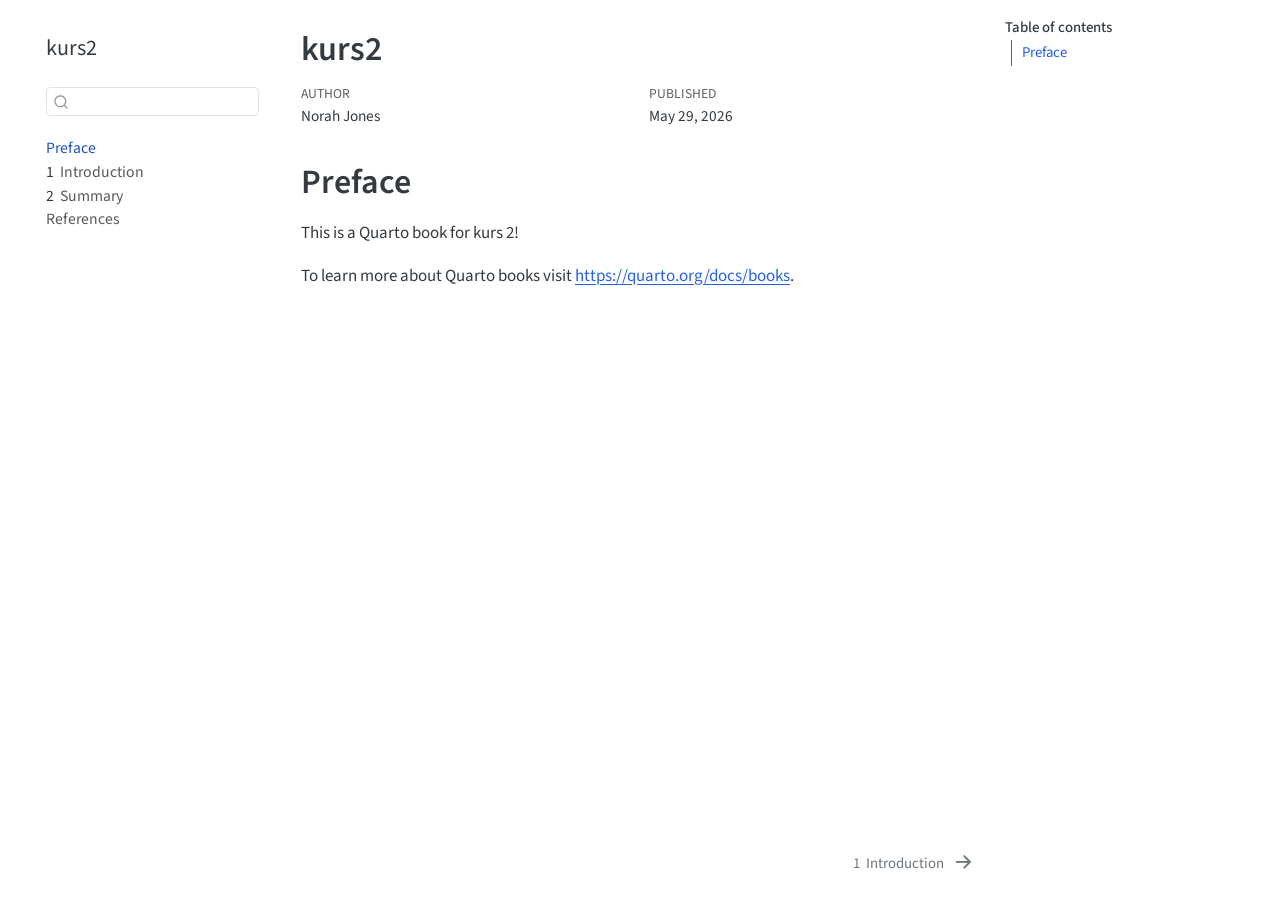
<file: docs/kurs2/index.html>
<!DOCTYPE html>
<html xmlns="http://www.w3.org/1999/xhtml" lang="en" xml:lang="en"><head>

<meta charset="utf-8">
<meta name="generator" content="quarto-1.7.32">

<meta name="viewport" content="width=device-width, initial-scale=1.0, user-scalable=yes">

<meta name="author" content="Norah Jones">
<meta name="dcterms.date" content="2026-05-29">

<title>kurs2</title>
<style>
code{white-space: pre-wrap;}
span.smallcaps{font-variant: small-caps;}
div.columns{display: flex; gap: min(4vw, 1.5em);}
div.column{flex: auto; overflow-x: auto;}
div.hanging-indent{margin-left: 1.5em; text-indent: -1.5em;}
ul.task-list{list-style: none;}
ul.task-list li input[type="checkbox"] {
  width: 0.8em;
  margin: 0 0.8em 0.2em -1em; /* quarto-specific, see https://github.com/quarto-dev/quarto-cli/issues/4556 */ 
  vertical-align: middle;
}
</style>


<script src="site_libs/quarto-nav/quarto-nav.js"></script>
<script src="site_libs/quarto-nav/headroom.min.js"></script>
<script src="site_libs/clipboard/clipboard.min.js"></script>
<script src="site_libs/quarto-search/autocomplete.umd.js"></script>
<script src="site_libs/quarto-search/fuse.min.js"></script>
<script src="site_libs/quarto-search/quarto-search.js"></script>
<meta name="quarto:offset" content="./">
<link href="./intro.html" rel="next">
<script src="site_libs/quarto-html/quarto.js" type="module"></script>
<script src="site_libs/quarto-html/tabsets/tabsets.js" type="module"></script>
<script src="site_libs/quarto-html/popper.min.js"></script>
<script src="site_libs/quarto-html/tippy.umd.min.js"></script>
<script src="site_libs/quarto-html/anchor.min.js"></script>
<link href="site_libs/quarto-html/tippy.css" rel="stylesheet">
<link href="site_libs/quarto-html/quarto-syntax-highlighting-37eea08aefeeee20ff55810ff984fec1.css" rel="stylesheet" id="quarto-text-highlighting-styles">
<script src="site_libs/bootstrap/bootstrap.min.js"></script>
<link href="site_libs/bootstrap/bootstrap-icons.css" rel="stylesheet">
<link href="site_libs/bootstrap/bootstrap-bc91950905f66a0b7e618f69bf449bf2.min.css" rel="stylesheet" append-hash="true" id="quarto-bootstrap" data-mode="light">
<script id="quarto-search-options" type="application/json">{
  "location": "sidebar",
  "copy-button": false,
  "collapse-after": 3,
  "panel-placement": "start",
  "type": "textbox",
  "limit": 50,
  "keyboard-shortcut": [
    "f",
    "/",
    "s"
  ],
  "show-item-context": false,
  "language": {
    "search-no-results-text": "No results",
    "search-matching-documents-text": "matching documents",
    "search-copy-link-title": "Copy link to search",
    "search-hide-matches-text": "Hide additional matches",
    "search-more-match-text": "more match in this document",
    "search-more-matches-text": "more matches in this document",
    "search-clear-button-title": "Clear",
    "search-text-placeholder": "",
    "search-detached-cancel-button-title": "Cancel",
    "search-submit-button-title": "Submit",
    "search-label": "Search"
  }
}</script>


</head>

<body class="nav-sidebar floating quarto-light">

<div id="quarto-search-results"></div>
  <header id="quarto-header" class="headroom fixed-top">
  <nav class="quarto-secondary-nav">
    <div class="container-fluid d-flex">
      <button type="button" class="quarto-btn-toggle btn" data-bs-toggle="collapse" role="button" data-bs-target=".quarto-sidebar-collapse-item" aria-controls="quarto-sidebar" aria-expanded="false" aria-label="Toggle sidebar navigation" onclick="if (window.quartoToggleHeadroom) { window.quartoToggleHeadroom(); }">
        <i class="bi bi-layout-text-sidebar-reverse"></i>
      </button>
        <nav class="quarto-page-breadcrumbs" aria-label="breadcrumb"><ol class="breadcrumb"><li class="breadcrumb-item"><a href="./index.html">Preface</a></li></ol></nav>
        <a class="flex-grow-1" role="navigation" data-bs-toggle="collapse" data-bs-target=".quarto-sidebar-collapse-item" aria-controls="quarto-sidebar" aria-expanded="false" aria-label="Toggle sidebar navigation" onclick="if (window.quartoToggleHeadroom) { window.quartoToggleHeadroom(); }">      
        </a>
      <button type="button" class="btn quarto-search-button" aria-label="Search" onclick="window.quartoOpenSearch();">
        <i class="bi bi-search"></i>
      </button>
    </div>
  </nav>
</header>
<!-- content -->
<div id="quarto-content" class="quarto-container page-columns page-rows-contents page-layout-article">
<!-- sidebar -->
  <nav id="quarto-sidebar" class="sidebar collapse collapse-horizontal quarto-sidebar-collapse-item sidebar-navigation floating overflow-auto">
    <div class="pt-lg-2 mt-2 text-left sidebar-header">
    <div class="sidebar-title mb-0 py-0">
      <a href="./">kurs2</a> 
    </div>
      </div>
        <div class="mt-2 flex-shrink-0 align-items-center">
        <div class="sidebar-search">
        <div id="quarto-search" class="" title="Search"></div>
        </div>
        </div>
    <div class="sidebar-menu-container"> 
    <ul class="list-unstyled mt-1">
        <li class="sidebar-item">
  <div class="sidebar-item-container"> 
  <a href="./index.html" class="sidebar-item-text sidebar-link active">
 <span class="menu-text">Preface</span></a>
  </div>
</li>
        <li class="sidebar-item">
  <div class="sidebar-item-container"> 
  <a href="./intro.html" class="sidebar-item-text sidebar-link">
 <span class="menu-text"><span class="chapter-number">1</span>&nbsp; <span class="chapter-title">Introduction</span></span></a>
  </div>
</li>
        <li class="sidebar-item">
  <div class="sidebar-item-container"> 
  <a href="./summary.html" class="sidebar-item-text sidebar-link">
 <span class="menu-text"><span class="chapter-number">2</span>&nbsp; <span class="chapter-title">Summary</span></span></a>
  </div>
</li>
        <li class="sidebar-item">
  <div class="sidebar-item-container"> 
  <a href="./references.html" class="sidebar-item-text sidebar-link">
 <span class="menu-text">References</span></a>
  </div>
</li>
    </ul>
    </div>
</nav>
<div id="quarto-sidebar-glass" class="quarto-sidebar-collapse-item" data-bs-toggle="collapse" data-bs-target=".quarto-sidebar-collapse-item"></div>
<!-- margin-sidebar -->
    <div id="quarto-margin-sidebar" class="sidebar margin-sidebar">
        <nav id="TOC" role="doc-toc" class="toc-active">
    <h2 id="toc-title">Table of contents</h2>
   
  <ul>
  <li><a href="#preface" id="toc-preface" class="nav-link active" data-scroll-target="#preface">Preface</a></li>
  </ul>
</nav>
    </div>
<!-- main -->
<main class="content" id="quarto-document-content">

<header id="title-block-header" class="quarto-title-block default">
<div class="quarto-title">
<h1 class="title">kurs2</h1>
</div>



<div class="quarto-title-meta">

    <div>
    <div class="quarto-title-meta-heading">Author</div>
    <div class="quarto-title-meta-contents">
             <p>Norah Jones </p>
          </div>
  </div>
    
    <div>
    <div class="quarto-title-meta-heading">Published</div>
    <div class="quarto-title-meta-contents">
      <p class="date">May 29, 2026</p>
    </div>
  </div>
  
    
  </div>
  


</header>


<section id="preface" class="level1 unnumbered">
<h1 class="unnumbered">Preface</h1>
<p>This is a Quarto book for kurs 2!</p>
<p>To learn more about Quarto books visit <a href="https://quarto.org/docs/books" class="uri">https://quarto.org/docs/books</a>.</p>


</section>

</main> <!-- /main -->
<script id="quarto-html-after-body" type="application/javascript">
  window.document.addEventListener("DOMContentLoaded", function (event) {
    const icon = "";
    const anchorJS = new window.AnchorJS();
    anchorJS.options = {
      placement: 'right',
      icon: icon
    };
    anchorJS.add('.anchored');
    const isCodeAnnotation = (el) => {
      for (const clz of el.classList) {
        if (clz.startsWith('code-annotation-')) {                     
          return true;
        }
      }
      return false;
    }
    const onCopySuccess = function(e) {
      // button target
      const button = e.trigger;
      // don't keep focus
      button.blur();
      // flash "checked"
      button.classList.add('code-copy-button-checked');
      var currentTitle = button.getAttribute("title");
      button.setAttribute("title", "Copied!");
      let tooltip;
      if (window.bootstrap) {
        button.setAttribute("data-bs-toggle", "tooltip");
        button.setAttribute("data-bs-placement", "left");
        button.setAttribute("data-bs-title", "Copied!");
        tooltip = new bootstrap.Tooltip(button, 
          { trigger: "manual", 
            customClass: "code-copy-button-tooltip",
            offset: [0, -8]});
        tooltip.show();    
      }
      setTimeout(function() {
        if (tooltip) {
          tooltip.hide();
          button.removeAttribute("data-bs-title");
          button.removeAttribute("data-bs-toggle");
          button.removeAttribute("data-bs-placement");
        }
        button.setAttribute("title", currentTitle);
        button.classList.remove('code-copy-button-checked');
      }, 1000);
      // clear code selection
      e.clearSelection();
    }
    const getTextToCopy = function(trigger) {
        const codeEl = trigger.previousElementSibling.cloneNode(true);
        for (const childEl of codeEl.children) {
          if (isCodeAnnotation(childEl)) {
            childEl.remove();
          }
        }
        return codeEl.innerText;
    }
    const clipboard = new window.ClipboardJS('.code-copy-button:not([data-in-quarto-modal])', {
      text: getTextToCopy
    });
    clipboard.on('success', onCopySuccess);
    if (window.document.getElementById('quarto-embedded-source-code-modal')) {
      const clipboardModal = new window.ClipboardJS('.code-copy-button[data-in-quarto-modal]', {
        text: getTextToCopy,
        container: window.document.getElementById('quarto-embedded-source-code-modal')
      });
      clipboardModal.on('success', onCopySuccess);
    }
      var localhostRegex = new RegExp(/^(?:http|https):\/\/localhost\:?[0-9]*\//);
      var mailtoRegex = new RegExp(/^mailto:/);
        var filterRegex = new RegExp('/' + window.location.host + '/');
      var isInternal = (href) => {
          return filterRegex.test(href) || localhostRegex.test(href) || mailtoRegex.test(href);
      }
      // Inspect non-navigation links and adorn them if external
     var links = window.document.querySelectorAll('a[href]:not(.nav-link):not(.navbar-brand):not(.toc-action):not(.sidebar-link):not(.sidebar-item-toggle):not(.pagination-link):not(.no-external):not([aria-hidden]):not(.dropdown-item):not(.quarto-navigation-tool):not(.about-link)');
      for (var i=0; i<links.length; i++) {
        const link = links[i];
        if (!isInternal(link.href)) {
          // undo the damage that might have been done by quarto-nav.js in the case of
          // links that we want to consider external
          if (link.dataset.originalHref !== undefined) {
            link.href = link.dataset.originalHref;
          }
        }
      }
    function tippyHover(el, contentFn, onTriggerFn, onUntriggerFn) {
      const config = {
        allowHTML: true,
        maxWidth: 500,
        delay: 100,
        arrow: false,
        appendTo: function(el) {
            return el.parentElement;
        },
        interactive: true,
        interactiveBorder: 10,
        theme: 'quarto',
        placement: 'bottom-start',
      };
      if (contentFn) {
        config.content = contentFn;
      }
      if (onTriggerFn) {
        config.onTrigger = onTriggerFn;
      }
      if (onUntriggerFn) {
        config.onUntrigger = onUntriggerFn;
      }
      window.tippy(el, config); 
    }
    const noterefs = window.document.querySelectorAll('a[role="doc-noteref"]');
    for (var i=0; i<noterefs.length; i++) {
      const ref = noterefs[i];
      tippyHover(ref, function() {
        // use id or data attribute instead here
        let href = ref.getAttribute('data-footnote-href') || ref.getAttribute('href');
        try { href = new URL(href).hash; } catch {}
        const id = href.replace(/^#\/?/, "");
        const note = window.document.getElementById(id);
        if (note) {
          return note.innerHTML;
        } else {
          return "";
        }
      });
    }
    const xrefs = window.document.querySelectorAll('a.quarto-xref');
    const processXRef = (id, note) => {
      // Strip column container classes
      const stripColumnClz = (el) => {
        el.classList.remove("page-full", "page-columns");
        if (el.children) {
          for (const child of el.children) {
            stripColumnClz(child);
          }
        }
      }
      stripColumnClz(note)
      if (id === null || id.startsWith('sec-')) {
        // Special case sections, only their first couple elements
        const container = document.createElement("div");
        if (note.children && note.children.length > 2) {
          container.appendChild(note.children[0].cloneNode(true));
          for (let i = 1; i < note.children.length; i++) {
            const child = note.children[i];
            if (child.tagName === "P" && child.innerText === "") {
              continue;
            } else {
              container.appendChild(child.cloneNode(true));
              break;
            }
          }
          if (window.Quarto?.typesetMath) {
            window.Quarto.typesetMath(container);
          }
          return container.innerHTML
        } else {
          if (window.Quarto?.typesetMath) {
            window.Quarto.typesetMath(note);
          }
          return note.innerHTML;
        }
      } else {
        // Remove any anchor links if they are present
        const anchorLink = note.querySelector('a.anchorjs-link');
        if (anchorLink) {
          anchorLink.remove();
        }
        if (window.Quarto?.typesetMath) {
          window.Quarto.typesetMath(note);
        }
        if (note.classList.contains("callout")) {
          return note.outerHTML;
        } else {
          return note.innerHTML;
        }
      }
    }
    for (var i=0; i<xrefs.length; i++) {
      const xref = xrefs[i];
      tippyHover(xref, undefined, function(instance) {
        instance.disable();
        let url = xref.getAttribute('href');
        let hash = undefined; 
        if (url.startsWith('#')) {
          hash = url;
        } else {
          try { hash = new URL(url).hash; } catch {}
        }
        if (hash) {
          const id = hash.replace(/^#\/?/, "");
          const note = window.document.getElementById(id);
          if (note !== null) {
            try {
              const html = processXRef(id, note.cloneNode(true));
              instance.setContent(html);
            } finally {
              instance.enable();
              instance.show();
            }
          } else {
            // See if we can fetch this
            fetch(url.split('#')[0])
            .then(res => res.text())
            .then(html => {
              const parser = new DOMParser();
              const htmlDoc = parser.parseFromString(html, "text/html");
              const note = htmlDoc.getElementById(id);
              if (note !== null) {
                const html = processXRef(id, note);
                instance.setContent(html);
              } 
            }).finally(() => {
              instance.enable();
              instance.show();
            });
          }
        } else {
          // See if we can fetch a full url (with no hash to target)
          // This is a special case and we should probably do some content thinning / targeting
          fetch(url)
          .then(res => res.text())
          .then(html => {
            const parser = new DOMParser();
            const htmlDoc = parser.parseFromString(html, "text/html");
            const note = htmlDoc.querySelector('main.content');
            if (note !== null) {
              // This should only happen for chapter cross references
              // (since there is no id in the URL)
              // remove the first header
              if (note.children.length > 0 && note.children[0].tagName === "HEADER") {
                note.children[0].remove();
              }
              const html = processXRef(null, note);
              instance.setContent(html);
            } 
          }).finally(() => {
            instance.enable();
            instance.show();
          });
        }
      }, function(instance) {
      });
    }
        let selectedAnnoteEl;
        const selectorForAnnotation = ( cell, annotation) => {
          let cellAttr = 'data-code-cell="' + cell + '"';
          let lineAttr = 'data-code-annotation="' +  annotation + '"';
          const selector = 'span[' + cellAttr + '][' + lineAttr + ']';
          return selector;
        }
        const selectCodeLines = (annoteEl) => {
          const doc = window.document;
          const targetCell = annoteEl.getAttribute("data-target-cell");
          const targetAnnotation = annoteEl.getAttribute("data-target-annotation");
          const annoteSpan = window.document.querySelector(selectorForAnnotation(targetCell, targetAnnotation));
          const lines = annoteSpan.getAttribute("data-code-lines").split(",");
          const lineIds = lines.map((line) => {
            return targetCell + "-" + line;
          })
          let top = null;
          let height = null;
          let parent = null;
          if (lineIds.length > 0) {
              //compute the position of the single el (top and bottom and make a div)
              const el = window.document.getElementById(lineIds[0]);
              top = el.offsetTop;
              height = el.offsetHeight;
              parent = el.parentElement.parentElement;
            if (lineIds.length > 1) {
              const lastEl = window.document.getElementById(lineIds[lineIds.length - 1]);
              const bottom = lastEl.offsetTop + lastEl.offsetHeight;
              height = bottom - top;
            }
            if (top !== null && height !== null && parent !== null) {
              // cook up a div (if necessary) and position it 
              let div = window.document.getElementById("code-annotation-line-highlight");
              if (div === null) {
                div = window.document.createElement("div");
                div.setAttribute("id", "code-annotation-line-highlight");
                div.style.position = 'absolute';
                parent.appendChild(div);
              }
              div.style.top = top - 2 + "px";
              div.style.height = height + 4 + "px";
              div.style.left = 0;
              let gutterDiv = window.document.getElementById("code-annotation-line-highlight-gutter");
              if (gutterDiv === null) {
                gutterDiv = window.document.createElement("div");
                gutterDiv.setAttribute("id", "code-annotation-line-highlight-gutter");
                gutterDiv.style.position = 'absolute';
                const codeCell = window.document.getElementById(targetCell);
                const gutter = codeCell.querySelector('.code-annotation-gutter');
                gutter.appendChild(gutterDiv);
              }
              gutterDiv.style.top = top - 2 + "px";
              gutterDiv.style.height = height + 4 + "px";
            }
            selectedAnnoteEl = annoteEl;
          }
        };
        const unselectCodeLines = () => {
          const elementsIds = ["code-annotation-line-highlight", "code-annotation-line-highlight-gutter"];
          elementsIds.forEach((elId) => {
            const div = window.document.getElementById(elId);
            if (div) {
              div.remove();
            }
          });
          selectedAnnoteEl = undefined;
        };
          // Handle positioning of the toggle
      window.addEventListener(
        "resize",
        throttle(() => {
          elRect = undefined;
          if (selectedAnnoteEl) {
            selectCodeLines(selectedAnnoteEl);
          }
        }, 10)
      );
      function throttle(fn, ms) {
      let throttle = false;
      let timer;
        return (...args) => {
          if(!throttle) { // first call gets through
              fn.apply(this, args);
              throttle = true;
          } else { // all the others get throttled
              if(timer) clearTimeout(timer); // cancel #2
              timer = setTimeout(() => {
                fn.apply(this, args);
                timer = throttle = false;
              }, ms);
          }
        };
      }
        // Attach click handler to the DT
        const annoteDls = window.document.querySelectorAll('dt[data-target-cell]');
        for (const annoteDlNode of annoteDls) {
          annoteDlNode.addEventListener('click', (event) => {
            const clickedEl = event.target;
            if (clickedEl !== selectedAnnoteEl) {
              unselectCodeLines();
              const activeEl = window.document.querySelector('dt[data-target-cell].code-annotation-active');
              if (activeEl) {
                activeEl.classList.remove('code-annotation-active');
              }
              selectCodeLines(clickedEl);
              clickedEl.classList.add('code-annotation-active');
            } else {
              // Unselect the line
              unselectCodeLines();
              clickedEl.classList.remove('code-annotation-active');
            }
          });
        }
    const findCites = (el) => {
      const parentEl = el.parentElement;
      if (parentEl) {
        const cites = parentEl.dataset.cites;
        if (cites) {
          return {
            el,
            cites: cites.split(' ')
          };
        } else {
          return findCites(el.parentElement)
        }
      } else {
        return undefined;
      }
    };
    var bibliorefs = window.document.querySelectorAll('a[role="doc-biblioref"]');
    for (var i=0; i<bibliorefs.length; i++) {
      const ref = bibliorefs[i];
      const citeInfo = findCites(ref);
      if (citeInfo) {
        tippyHover(citeInfo.el, function() {
          var popup = window.document.createElement('div');
          citeInfo.cites.forEach(function(cite) {
            var citeDiv = window.document.createElement('div');
            citeDiv.classList.add('hanging-indent');
            citeDiv.classList.add('csl-entry');
            var biblioDiv = window.document.getElementById('ref-' + cite);
            if (biblioDiv) {
              citeDiv.innerHTML = biblioDiv.innerHTML;
            }
            popup.appendChild(citeDiv);
          });
          return popup.innerHTML;
        });
      }
    }
  });
  </script>
<nav class="page-navigation">
  <div class="nav-page nav-page-previous">
  </div>
  <div class="nav-page nav-page-next">
      <a href="./intro.html" class="pagination-link" aria-label="Introduction">
        <span class="nav-page-text"><span class="chapter-number">1</span>&nbsp; <span class="chapter-title">Introduction</span></span> <i class="bi bi-arrow-right-short"></i>
      </a>
  </div>
</nav>
</div> <!-- /content -->




</body></html>
</file>
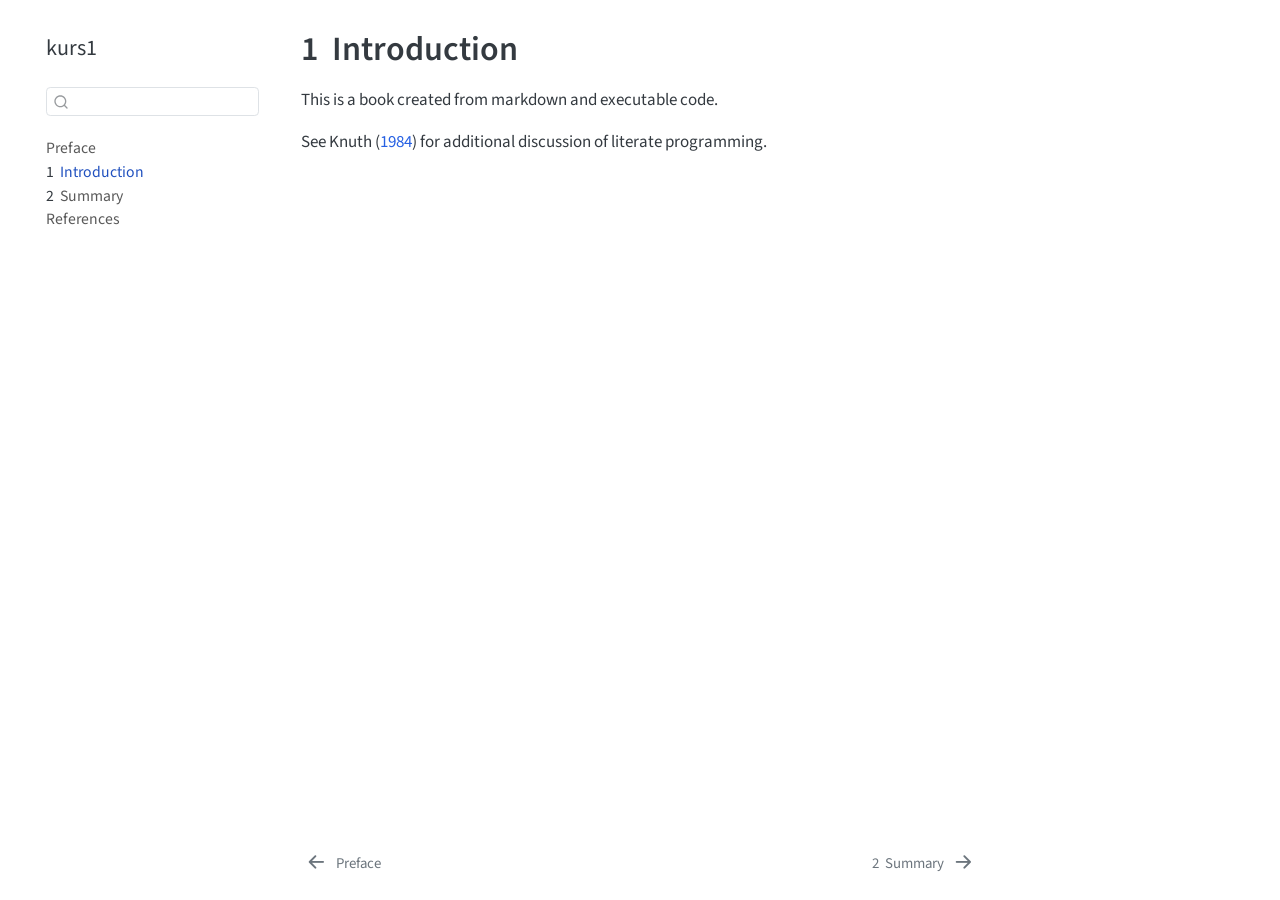
<file: docs/kurs1/intro.html>
<!DOCTYPE html>
<html xmlns="http://www.w3.org/1999/xhtml" lang="en" xml:lang="en"><head>

<meta charset="utf-8">
<meta name="generator" content="quarto-1.7.32">

<meta name="viewport" content="width=device-width, initial-scale=1.0, user-scalable=yes">


<title>1&nbsp; Introduction – kurs1</title>
<style>
code{white-space: pre-wrap;}
span.smallcaps{font-variant: small-caps;}
div.columns{display: flex; gap: min(4vw, 1.5em);}
div.column{flex: auto; overflow-x: auto;}
div.hanging-indent{margin-left: 1.5em; text-indent: -1.5em;}
ul.task-list{list-style: none;}
ul.task-list li input[type="checkbox"] {
  width: 0.8em;
  margin: 0 0.8em 0.2em -1em; /* quarto-specific, see https://github.com/quarto-dev/quarto-cli/issues/4556 */ 
  vertical-align: middle;
}
/* CSS for citations */
div.csl-bib-body { }
div.csl-entry {
  clear: both;
  margin-bottom: 0em;
}
.hanging-indent div.csl-entry {
  margin-left:2em;
  text-indent:-2em;
}
div.csl-left-margin {
  min-width:2em;
  float:left;
}
div.csl-right-inline {
  margin-left:2em;
  padding-left:1em;
}
div.csl-indent {
  margin-left: 2em;
}</style>


<script src="site_libs/quarto-nav/quarto-nav.js"></script>
<script src="site_libs/quarto-nav/headroom.min.js"></script>
<script src="site_libs/clipboard/clipboard.min.js"></script>
<script src="site_libs/quarto-search/autocomplete.umd.js"></script>
<script src="site_libs/quarto-search/fuse.min.js"></script>
<script src="site_libs/quarto-search/quarto-search.js"></script>
<meta name="quarto:offset" content="./">
<link href="./summary.html" rel="next">
<link href="./index.html" rel="prev">
<script src="site_libs/quarto-html/quarto.js" type="module"></script>
<script src="site_libs/quarto-html/tabsets/tabsets.js" type="module"></script>
<script src="site_libs/quarto-html/popper.min.js"></script>
<script src="site_libs/quarto-html/tippy.umd.min.js"></script>
<script src="site_libs/quarto-html/anchor.min.js"></script>
<link href="site_libs/quarto-html/tippy.css" rel="stylesheet">
<link href="site_libs/quarto-html/quarto-syntax-highlighting-37eea08aefeeee20ff55810ff984fec1.css" rel="stylesheet" id="quarto-text-highlighting-styles">
<script src="site_libs/bootstrap/bootstrap.min.js"></script>
<link href="site_libs/bootstrap/bootstrap-icons.css" rel="stylesheet">
<link href="site_libs/bootstrap/bootstrap-bc91950905f66a0b7e618f69bf449bf2.min.css" rel="stylesheet" append-hash="true" id="quarto-bootstrap" data-mode="light">
<script id="quarto-search-options" type="application/json">{
  "location": "sidebar",
  "copy-button": false,
  "collapse-after": 3,
  "panel-placement": "start",
  "type": "textbox",
  "limit": 50,
  "keyboard-shortcut": [
    "f",
    "/",
    "s"
  ],
  "show-item-context": false,
  "language": {
    "search-no-results-text": "No results",
    "search-matching-documents-text": "matching documents",
    "search-copy-link-title": "Copy link to search",
    "search-hide-matches-text": "Hide additional matches",
    "search-more-match-text": "more match in this document",
    "search-more-matches-text": "more matches in this document",
    "search-clear-button-title": "Clear",
    "search-text-placeholder": "",
    "search-detached-cancel-button-title": "Cancel",
    "search-submit-button-title": "Submit",
    "search-label": "Search"
  }
}</script>


</head>

<body class="nav-sidebar floating quarto-light">

<div id="quarto-search-results"></div>
  <header id="quarto-header" class="headroom fixed-top">
  <nav class="quarto-secondary-nav">
    <div class="container-fluid d-flex">
      <button type="button" class="quarto-btn-toggle btn" data-bs-toggle="collapse" role="button" data-bs-target=".quarto-sidebar-collapse-item" aria-controls="quarto-sidebar" aria-expanded="false" aria-label="Toggle sidebar navigation" onclick="if (window.quartoToggleHeadroom) { window.quartoToggleHeadroom(); }">
        <i class="bi bi-layout-text-sidebar-reverse"></i>
      </button>
        <nav class="quarto-page-breadcrumbs" aria-label="breadcrumb"><ol class="breadcrumb"><li class="breadcrumb-item"><a href="./intro.html"><span class="chapter-number">1</span>&nbsp; <span class="chapter-title">Introduction</span></a></li></ol></nav>
        <a class="flex-grow-1" role="navigation" data-bs-toggle="collapse" data-bs-target=".quarto-sidebar-collapse-item" aria-controls="quarto-sidebar" aria-expanded="false" aria-label="Toggle sidebar navigation" onclick="if (window.quartoToggleHeadroom) { window.quartoToggleHeadroom(); }">      
        </a>
      <button type="button" class="btn quarto-search-button" aria-label="Search" onclick="window.quartoOpenSearch();">
        <i class="bi bi-search"></i>
      </button>
    </div>
  </nav>
</header>
<!-- content -->
<div id="quarto-content" class="quarto-container page-columns page-rows-contents page-layout-article">
<!-- sidebar -->
  <nav id="quarto-sidebar" class="sidebar collapse collapse-horizontal quarto-sidebar-collapse-item sidebar-navigation floating overflow-auto">
    <div class="pt-lg-2 mt-2 text-left sidebar-header">
    <div class="sidebar-title mb-0 py-0">
      <a href="./">kurs1</a> 
    </div>
      </div>
        <div class="mt-2 flex-shrink-0 align-items-center">
        <div class="sidebar-search">
        <div id="quarto-search" class="" title="Search"></div>
        </div>
        </div>
    <div class="sidebar-menu-container"> 
    <ul class="list-unstyled mt-1">
        <li class="sidebar-item">
  <div class="sidebar-item-container"> 
  <a href="./index.html" class="sidebar-item-text sidebar-link">
 <span class="menu-text">Preface</span></a>
  </div>
</li>
        <li class="sidebar-item">
  <div class="sidebar-item-container"> 
  <a href="./intro.html" class="sidebar-item-text sidebar-link active">
 <span class="menu-text"><span class="chapter-number">1</span>&nbsp; <span class="chapter-title">Introduction</span></span></a>
  </div>
</li>
        <li class="sidebar-item">
  <div class="sidebar-item-container"> 
  <a href="./summary.html" class="sidebar-item-text sidebar-link">
 <span class="menu-text"><span class="chapter-number">2</span>&nbsp; <span class="chapter-title">Summary</span></span></a>
  </div>
</li>
        <li class="sidebar-item">
  <div class="sidebar-item-container"> 
  <a href="./references.html" class="sidebar-item-text sidebar-link">
 <span class="menu-text">References</span></a>
  </div>
</li>
    </ul>
    </div>
</nav>
<div id="quarto-sidebar-glass" class="quarto-sidebar-collapse-item" data-bs-toggle="collapse" data-bs-target=".quarto-sidebar-collapse-item"></div>
<!-- margin-sidebar -->
    <div id="quarto-margin-sidebar" class="sidebar margin-sidebar zindex-bottom">
        
    </div>
<!-- main -->
<main class="content" id="quarto-document-content">

<header id="title-block-header" class="quarto-title-block default">
<div class="quarto-title">
<h1 class="title"><span class="chapter-number">1</span>&nbsp; <span class="chapter-title">Introduction</span></h1>
</div>



<div class="quarto-title-meta">

    
  
    
  </div>
  


</header>


<p>This is a book created from markdown and executable code.</p>
<p>See <span class="citation" data-cites="knuth84">Knuth (<a href="references.html#ref-knuth84" role="doc-biblioref">1984</a>)</span> for additional discussion of literate programming.</p>


<div id="refs" class="references csl-bib-body hanging-indent" data-entry-spacing="0" role="list" style="display: none">
<div id="ref-knuth84" class="csl-entry" role="listitem">
Knuth, Donald E. 1984. <span>“Literate Programming.”</span> <em>Comput. J.</em> 27 (2): 97–111. <a href="https://doi.org/10.1093/comjnl/27.2.97">https://doi.org/10.1093/comjnl/27.2.97</a>.
</div>
</div>

</main> <!-- /main -->
<script id="quarto-html-after-body" type="application/javascript">
  window.document.addEventListener("DOMContentLoaded", function (event) {
    const icon = "";
    const anchorJS = new window.AnchorJS();
    anchorJS.options = {
      placement: 'right',
      icon: icon
    };
    anchorJS.add('.anchored');
    const isCodeAnnotation = (el) => {
      for (const clz of el.classList) {
        if (clz.startsWith('code-annotation-')) {                     
          return true;
        }
      }
      return false;
    }
    const onCopySuccess = function(e) {
      // button target
      const button = e.trigger;
      // don't keep focus
      button.blur();
      // flash "checked"
      button.classList.add('code-copy-button-checked');
      var currentTitle = button.getAttribute("title");
      button.setAttribute("title", "Copied!");
      let tooltip;
      if (window.bootstrap) {
        button.setAttribute("data-bs-toggle", "tooltip");
        button.setAttribute("data-bs-placement", "left");
        button.setAttribute("data-bs-title", "Copied!");
        tooltip = new bootstrap.Tooltip(button, 
          { trigger: "manual", 
            customClass: "code-copy-button-tooltip",
            offset: [0, -8]});
        tooltip.show();    
      }
      setTimeout(function() {
        if (tooltip) {
          tooltip.hide();
          button.removeAttribute("data-bs-title");
          button.removeAttribute("data-bs-toggle");
          button.removeAttribute("data-bs-placement");
        }
        button.setAttribute("title", currentTitle);
        button.classList.remove('code-copy-button-checked');
      }, 1000);
      // clear code selection
      e.clearSelection();
    }
    const getTextToCopy = function(trigger) {
        const codeEl = trigger.previousElementSibling.cloneNode(true);
        for (const childEl of codeEl.children) {
          if (isCodeAnnotation(childEl)) {
            childEl.remove();
          }
        }
        return codeEl.innerText;
    }
    const clipboard = new window.ClipboardJS('.code-copy-button:not([data-in-quarto-modal])', {
      text: getTextToCopy
    });
    clipboard.on('success', onCopySuccess);
    if (window.document.getElementById('quarto-embedded-source-code-modal')) {
      const clipboardModal = new window.ClipboardJS('.code-copy-button[data-in-quarto-modal]', {
        text: getTextToCopy,
        container: window.document.getElementById('quarto-embedded-source-code-modal')
      });
      clipboardModal.on('success', onCopySuccess);
    }
      var localhostRegex = new RegExp(/^(?:http|https):\/\/localhost\:?[0-9]*\//);
      var mailtoRegex = new RegExp(/^mailto:/);
        var filterRegex = new RegExp('/' + window.location.host + '/');
      var isInternal = (href) => {
          return filterRegex.test(href) || localhostRegex.test(href) || mailtoRegex.test(href);
      }
      // Inspect non-navigation links and adorn them if external
     var links = window.document.querySelectorAll('a[href]:not(.nav-link):not(.navbar-brand):not(.toc-action):not(.sidebar-link):not(.sidebar-item-toggle):not(.pagination-link):not(.no-external):not([aria-hidden]):not(.dropdown-item):not(.quarto-navigation-tool):not(.about-link)');
      for (var i=0; i<links.length; i++) {
        const link = links[i];
        if (!isInternal(link.href)) {
          // undo the damage that might have been done by quarto-nav.js in the case of
          // links that we want to consider external
          if (link.dataset.originalHref !== undefined) {
            link.href = link.dataset.originalHref;
          }
        }
      }
    function tippyHover(el, contentFn, onTriggerFn, onUntriggerFn) {
      const config = {
        allowHTML: true,
        maxWidth: 500,
        delay: 100,
        arrow: false,
        appendTo: function(el) {
            return el.parentElement;
        },
        interactive: true,
        interactiveBorder: 10,
        theme: 'quarto',
        placement: 'bottom-start',
      };
      if (contentFn) {
        config.content = contentFn;
      }
      if (onTriggerFn) {
        config.onTrigger = onTriggerFn;
      }
      if (onUntriggerFn) {
        config.onUntrigger = onUntriggerFn;
      }
      window.tippy(el, config); 
    }
    const noterefs = window.document.querySelectorAll('a[role="doc-noteref"]');
    for (var i=0; i<noterefs.length; i++) {
      const ref = noterefs[i];
      tippyHover(ref, function() {
        // use id or data attribute instead here
        let href = ref.getAttribute('data-footnote-href') || ref.getAttribute('href');
        try { href = new URL(href).hash; } catch {}
        const id = href.replace(/^#\/?/, "");
        const note = window.document.getElementById(id);
        if (note) {
          return note.innerHTML;
        } else {
          return "";
        }
      });
    }
    const xrefs = window.document.querySelectorAll('a.quarto-xref');
    const processXRef = (id, note) => {
      // Strip column container classes
      const stripColumnClz = (el) => {
        el.classList.remove("page-full", "page-columns");
        if (el.children) {
          for (const child of el.children) {
            stripColumnClz(child);
          }
        }
      }
      stripColumnClz(note)
      if (id === null || id.startsWith('sec-')) {
        // Special case sections, only their first couple elements
        const container = document.createElement("div");
        if (note.children && note.children.length > 2) {
          container.appendChild(note.children[0].cloneNode(true));
          for (let i = 1; i < note.children.length; i++) {
            const child = note.children[i];
            if (child.tagName === "P" && child.innerText === "") {
              continue;
            } else {
              container.appendChild(child.cloneNode(true));
              break;
            }
          }
          if (window.Quarto?.typesetMath) {
            window.Quarto.typesetMath(container);
          }
          return container.innerHTML
        } else {
          if (window.Quarto?.typesetMath) {
            window.Quarto.typesetMath(note);
          }
          return note.innerHTML;
        }
      } else {
        // Remove any anchor links if they are present
        const anchorLink = note.querySelector('a.anchorjs-link');
        if (anchorLink) {
          anchorLink.remove();
        }
        if (window.Quarto?.typesetMath) {
          window.Quarto.typesetMath(note);
        }
        if (note.classList.contains("callout")) {
          return note.outerHTML;
        } else {
          return note.innerHTML;
        }
      }
    }
    for (var i=0; i<xrefs.length; i++) {
      const xref = xrefs[i];
      tippyHover(xref, undefined, function(instance) {
        instance.disable();
        let url = xref.getAttribute('href');
        let hash = undefined; 
        if (url.startsWith('#')) {
          hash = url;
        } else {
          try { hash = new URL(url).hash; } catch {}
        }
        if (hash) {
          const id = hash.replace(/^#\/?/, "");
          const note = window.document.getElementById(id);
          if (note !== null) {
            try {
              const html = processXRef(id, note.cloneNode(true));
              instance.setContent(html);
            } finally {
              instance.enable();
              instance.show();
            }
          } else {
            // See if we can fetch this
            fetch(url.split('#')[0])
            .then(res => res.text())
            .then(html => {
              const parser = new DOMParser();
              const htmlDoc = parser.parseFromString(html, "text/html");
              const note = htmlDoc.getElementById(id);
              if (note !== null) {
                const html = processXRef(id, note);
                instance.setContent(html);
              } 
            }).finally(() => {
              instance.enable();
              instance.show();
            });
          }
        } else {
          // See if we can fetch a full url (with no hash to target)
          // This is a special case and we should probably do some content thinning / targeting
          fetch(url)
          .then(res => res.text())
          .then(html => {
            const parser = new DOMParser();
            const htmlDoc = parser.parseFromString(html, "text/html");
            const note = htmlDoc.querySelector('main.content');
            if (note !== null) {
              // This should only happen for chapter cross references
              // (since there is no id in the URL)
              // remove the first header
              if (note.children.length > 0 && note.children[0].tagName === "HEADER") {
                note.children[0].remove();
              }
              const html = processXRef(null, note);
              instance.setContent(html);
            } 
          }).finally(() => {
            instance.enable();
            instance.show();
          });
        }
      }, function(instance) {
      });
    }
        let selectedAnnoteEl;
        const selectorForAnnotation = ( cell, annotation) => {
          let cellAttr = 'data-code-cell="' + cell + '"';
          let lineAttr = 'data-code-annotation="' +  annotation + '"';
          const selector = 'span[' + cellAttr + '][' + lineAttr + ']';
          return selector;
        }
        const selectCodeLines = (annoteEl) => {
          const doc = window.document;
          const targetCell = annoteEl.getAttribute("data-target-cell");
          const targetAnnotation = annoteEl.getAttribute("data-target-annotation");
          const annoteSpan = window.document.querySelector(selectorForAnnotation(targetCell, targetAnnotation));
          const lines = annoteSpan.getAttribute("data-code-lines").split(",");
          const lineIds = lines.map((line) => {
            return targetCell + "-" + line;
          })
          let top = null;
          let height = null;
          let parent = null;
          if (lineIds.length > 0) {
              //compute the position of the single el (top and bottom and make a div)
              const el = window.document.getElementById(lineIds[0]);
              top = el.offsetTop;
              height = el.offsetHeight;
              parent = el.parentElement.parentElement;
            if (lineIds.length > 1) {
              const lastEl = window.document.getElementById(lineIds[lineIds.length - 1]);
              const bottom = lastEl.offsetTop + lastEl.offsetHeight;
              height = bottom - top;
            }
            if (top !== null && height !== null && parent !== null) {
              // cook up a div (if necessary) and position it 
              let div = window.document.getElementById("code-annotation-line-highlight");
              if (div === null) {
                div = window.document.createElement("div");
                div.setAttribute("id", "code-annotation-line-highlight");
                div.style.position = 'absolute';
                parent.appendChild(div);
              }
              div.style.top = top - 2 + "px";
              div.style.height = height + 4 + "px";
              div.style.left = 0;
              let gutterDiv = window.document.getElementById("code-annotation-line-highlight-gutter");
              if (gutterDiv === null) {
                gutterDiv = window.document.createElement("div");
                gutterDiv.setAttribute("id", "code-annotation-line-highlight-gutter");
                gutterDiv.style.position = 'absolute';
                const codeCell = window.document.getElementById(targetCell);
                const gutter = codeCell.querySelector('.code-annotation-gutter');
                gutter.appendChild(gutterDiv);
              }
              gutterDiv.style.top = top - 2 + "px";
              gutterDiv.style.height = height + 4 + "px";
            }
            selectedAnnoteEl = annoteEl;
          }
        };
        const unselectCodeLines = () => {
          const elementsIds = ["code-annotation-line-highlight", "code-annotation-line-highlight-gutter"];
          elementsIds.forEach((elId) => {
            const div = window.document.getElementById(elId);
            if (div) {
              div.remove();
            }
          });
          selectedAnnoteEl = undefined;
        };
          // Handle positioning of the toggle
      window.addEventListener(
        "resize",
        throttle(() => {
          elRect = undefined;
          if (selectedAnnoteEl) {
            selectCodeLines(selectedAnnoteEl);
          }
        }, 10)
      );
      function throttle(fn, ms) {
      let throttle = false;
      let timer;
        return (...args) => {
          if(!throttle) { // first call gets through
              fn.apply(this, args);
              throttle = true;
          } else { // all the others get throttled
              if(timer) clearTimeout(timer); // cancel #2
              timer = setTimeout(() => {
                fn.apply(this, args);
                timer = throttle = false;
              }, ms);
          }
        };
      }
        // Attach click handler to the DT
        const annoteDls = window.document.querySelectorAll('dt[data-target-cell]');
        for (const annoteDlNode of annoteDls) {
          annoteDlNode.addEventListener('click', (event) => {
            const clickedEl = event.target;
            if (clickedEl !== selectedAnnoteEl) {
              unselectCodeLines();
              const activeEl = window.document.querySelector('dt[data-target-cell].code-annotation-active');
              if (activeEl) {
                activeEl.classList.remove('code-annotation-active');
              }
              selectCodeLines(clickedEl);
              clickedEl.classList.add('code-annotation-active');
            } else {
              // Unselect the line
              unselectCodeLines();
              clickedEl.classList.remove('code-annotation-active');
            }
          });
        }
    const findCites = (el) => {
      const parentEl = el.parentElement;
      if (parentEl) {
        const cites = parentEl.dataset.cites;
        if (cites) {
          return {
            el,
            cites: cites.split(' ')
          };
        } else {
          return findCites(el.parentElement)
        }
      } else {
        return undefined;
      }
    };
    var bibliorefs = window.document.querySelectorAll('a[role="doc-biblioref"]');
    for (var i=0; i<bibliorefs.length; i++) {
      const ref = bibliorefs[i];
      const citeInfo = findCites(ref);
      if (citeInfo) {
        tippyHover(citeInfo.el, function() {
          var popup = window.document.createElement('div');
          citeInfo.cites.forEach(function(cite) {
            var citeDiv = window.document.createElement('div');
            citeDiv.classList.add('hanging-indent');
            citeDiv.classList.add('csl-entry');
            var biblioDiv = window.document.getElementById('ref-' + cite);
            if (biblioDiv) {
              citeDiv.innerHTML = biblioDiv.innerHTML;
            }
            popup.appendChild(citeDiv);
          });
          return popup.innerHTML;
        });
      }
    }
  });
  </script>
<nav class="page-navigation">
  <div class="nav-page nav-page-previous">
      <a href="./index.html" class="pagination-link" aria-label="Preface">
        <i class="bi bi-arrow-left-short"></i> <span class="nav-page-text">Preface</span>
      </a>          
  </div>
  <div class="nav-page nav-page-next">
      <a href="./summary.html" class="pagination-link" aria-label="Summary">
        <span class="nav-page-text"><span class="chapter-number">2</span>&nbsp; <span class="chapter-title">Summary</span></span> <i class="bi bi-arrow-right-short"></i>
      </a>
  </div>
</nav>
</div> <!-- /content -->




</body></html>
</file>
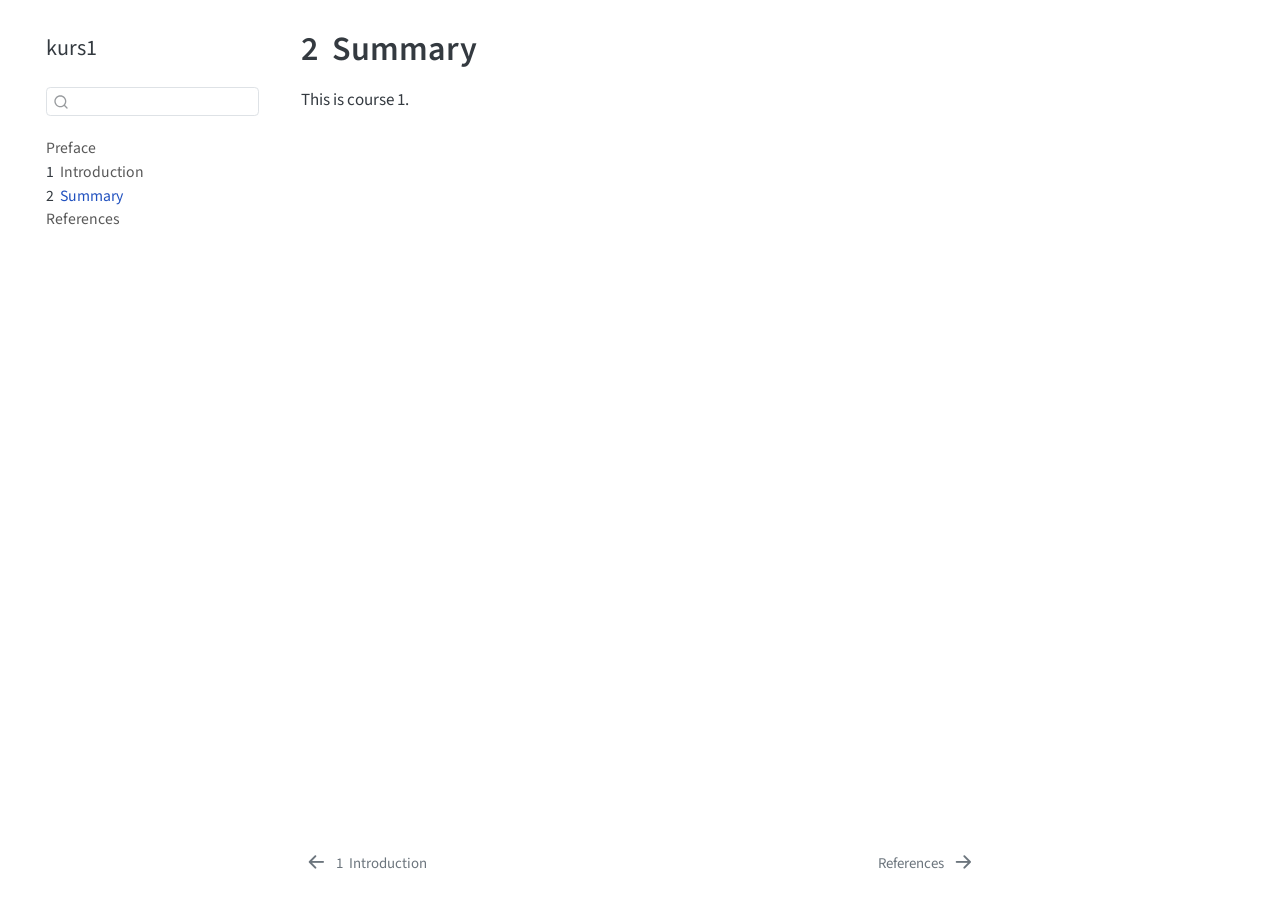
<file: docs/kurs1/summary.html>
<!DOCTYPE html>
<html xmlns="http://www.w3.org/1999/xhtml" lang="en" xml:lang="en"><head>

<meta charset="utf-8">
<meta name="generator" content="quarto-1.7.32">

<meta name="viewport" content="width=device-width, initial-scale=1.0, user-scalable=yes">


<title>2&nbsp; Summary – kurs1</title>
<style>
code{white-space: pre-wrap;}
span.smallcaps{font-variant: small-caps;}
div.columns{display: flex; gap: min(4vw, 1.5em);}
div.column{flex: auto; overflow-x: auto;}
div.hanging-indent{margin-left: 1.5em; text-indent: -1.5em;}
ul.task-list{list-style: none;}
ul.task-list li input[type="checkbox"] {
  width: 0.8em;
  margin: 0 0.8em 0.2em -1em; /* quarto-specific, see https://github.com/quarto-dev/quarto-cli/issues/4556 */ 
  vertical-align: middle;
}
</style>


<script src="site_libs/quarto-nav/quarto-nav.js"></script>
<script src="site_libs/quarto-nav/headroom.min.js"></script>
<script src="site_libs/clipboard/clipboard.min.js"></script>
<script src="site_libs/quarto-search/autocomplete.umd.js"></script>
<script src="site_libs/quarto-search/fuse.min.js"></script>
<script src="site_libs/quarto-search/quarto-search.js"></script>
<meta name="quarto:offset" content="./">
<link href="./references.html" rel="next">
<link href="./intro.html" rel="prev">
<script src="site_libs/quarto-html/quarto.js" type="module"></script>
<script src="site_libs/quarto-html/tabsets/tabsets.js" type="module"></script>
<script src="site_libs/quarto-html/popper.min.js"></script>
<script src="site_libs/quarto-html/tippy.umd.min.js"></script>
<script src="site_libs/quarto-html/anchor.min.js"></script>
<link href="site_libs/quarto-html/tippy.css" rel="stylesheet">
<link href="site_libs/quarto-html/quarto-syntax-highlighting-37eea08aefeeee20ff55810ff984fec1.css" rel="stylesheet" id="quarto-text-highlighting-styles">
<script src="site_libs/bootstrap/bootstrap.min.js"></script>
<link href="site_libs/bootstrap/bootstrap-icons.css" rel="stylesheet">
<link href="site_libs/bootstrap/bootstrap-bc91950905f66a0b7e618f69bf449bf2.min.css" rel="stylesheet" append-hash="true" id="quarto-bootstrap" data-mode="light">
<script id="quarto-search-options" type="application/json">{
  "location": "sidebar",
  "copy-button": false,
  "collapse-after": 3,
  "panel-placement": "start",
  "type": "textbox",
  "limit": 50,
  "keyboard-shortcut": [
    "f",
    "/",
    "s"
  ],
  "show-item-context": false,
  "language": {
    "search-no-results-text": "No results",
    "search-matching-documents-text": "matching documents",
    "search-copy-link-title": "Copy link to search",
    "search-hide-matches-text": "Hide additional matches",
    "search-more-match-text": "more match in this document",
    "search-more-matches-text": "more matches in this document",
    "search-clear-button-title": "Clear",
    "search-text-placeholder": "",
    "search-detached-cancel-button-title": "Cancel",
    "search-submit-button-title": "Submit",
    "search-label": "Search"
  }
}</script>


</head>

<body class="nav-sidebar floating quarto-light">

<div id="quarto-search-results"></div>
  <header id="quarto-header" class="headroom fixed-top">
  <nav class="quarto-secondary-nav">
    <div class="container-fluid d-flex">
      <button type="button" class="quarto-btn-toggle btn" data-bs-toggle="collapse" role="button" data-bs-target=".quarto-sidebar-collapse-item" aria-controls="quarto-sidebar" aria-expanded="false" aria-label="Toggle sidebar navigation" onclick="if (window.quartoToggleHeadroom) { window.quartoToggleHeadroom(); }">
        <i class="bi bi-layout-text-sidebar-reverse"></i>
      </button>
        <nav class="quarto-page-breadcrumbs" aria-label="breadcrumb"><ol class="breadcrumb"><li class="breadcrumb-item"><a href="./summary.html"><span class="chapter-number">2</span>&nbsp; <span class="chapter-title">Summary</span></a></li></ol></nav>
        <a class="flex-grow-1" role="navigation" data-bs-toggle="collapse" data-bs-target=".quarto-sidebar-collapse-item" aria-controls="quarto-sidebar" aria-expanded="false" aria-label="Toggle sidebar navigation" onclick="if (window.quartoToggleHeadroom) { window.quartoToggleHeadroom(); }">      
        </a>
      <button type="button" class="btn quarto-search-button" aria-label="Search" onclick="window.quartoOpenSearch();">
        <i class="bi bi-search"></i>
      </button>
    </div>
  </nav>
</header>
<!-- content -->
<div id="quarto-content" class="quarto-container page-columns page-rows-contents page-layout-article">
<!-- sidebar -->
  <nav id="quarto-sidebar" class="sidebar collapse collapse-horizontal quarto-sidebar-collapse-item sidebar-navigation floating overflow-auto">
    <div class="pt-lg-2 mt-2 text-left sidebar-header">
    <div class="sidebar-title mb-0 py-0">
      <a href="./">kurs1</a> 
    </div>
      </div>
        <div class="mt-2 flex-shrink-0 align-items-center">
        <div class="sidebar-search">
        <div id="quarto-search" class="" title="Search"></div>
        </div>
        </div>
    <div class="sidebar-menu-container"> 
    <ul class="list-unstyled mt-1">
        <li class="sidebar-item">
  <div class="sidebar-item-container"> 
  <a href="./index.html" class="sidebar-item-text sidebar-link">
 <span class="menu-text">Preface</span></a>
  </div>
</li>
        <li class="sidebar-item">
  <div class="sidebar-item-container"> 
  <a href="./intro.html" class="sidebar-item-text sidebar-link">
 <span class="menu-text"><span class="chapter-number">1</span>&nbsp; <span class="chapter-title">Introduction</span></span></a>
  </div>
</li>
        <li class="sidebar-item">
  <div class="sidebar-item-container"> 
  <a href="./summary.html" class="sidebar-item-text sidebar-link active">
 <span class="menu-text"><span class="chapter-number">2</span>&nbsp; <span class="chapter-title">Summary</span></span></a>
  </div>
</li>
        <li class="sidebar-item">
  <div class="sidebar-item-container"> 
  <a href="./references.html" class="sidebar-item-text sidebar-link">
 <span class="menu-text">References</span></a>
  </div>
</li>
    </ul>
    </div>
</nav>
<div id="quarto-sidebar-glass" class="quarto-sidebar-collapse-item" data-bs-toggle="collapse" data-bs-target=".quarto-sidebar-collapse-item"></div>
<!-- margin-sidebar -->
    <div id="quarto-margin-sidebar" class="sidebar margin-sidebar zindex-bottom">
        
    </div>
<!-- main -->
<main class="content" id="quarto-document-content">

<header id="title-block-header" class="quarto-title-block default">
<div class="quarto-title">
<h1 class="title"><span class="chapter-number">2</span>&nbsp; <span class="chapter-title">Summary</span></h1>
</div>



<div class="quarto-title-meta">

    
  
    
  </div>
  


</header>


<p>This is course 1.</p>



</main> <!-- /main -->
<script id="quarto-html-after-body" type="application/javascript">
  window.document.addEventListener("DOMContentLoaded", function (event) {
    const icon = "";
    const anchorJS = new window.AnchorJS();
    anchorJS.options = {
      placement: 'right',
      icon: icon
    };
    anchorJS.add('.anchored');
    const isCodeAnnotation = (el) => {
      for (const clz of el.classList) {
        if (clz.startsWith('code-annotation-')) {                     
          return true;
        }
      }
      return false;
    }
    const onCopySuccess = function(e) {
      // button target
      const button = e.trigger;
      // don't keep focus
      button.blur();
      // flash "checked"
      button.classList.add('code-copy-button-checked');
      var currentTitle = button.getAttribute("title");
      button.setAttribute("title", "Copied!");
      let tooltip;
      if (window.bootstrap) {
        button.setAttribute("data-bs-toggle", "tooltip");
        button.setAttribute("data-bs-placement", "left");
        button.setAttribute("data-bs-title", "Copied!");
        tooltip = new bootstrap.Tooltip(button, 
          { trigger: "manual", 
            customClass: "code-copy-button-tooltip",
            offset: [0, -8]});
        tooltip.show();    
      }
      setTimeout(function() {
        if (tooltip) {
          tooltip.hide();
          button.removeAttribute("data-bs-title");
          button.removeAttribute("data-bs-toggle");
          button.removeAttribute("data-bs-placement");
        }
        button.setAttribute("title", currentTitle);
        button.classList.remove('code-copy-button-checked');
      }, 1000);
      // clear code selection
      e.clearSelection();
    }
    const getTextToCopy = function(trigger) {
        const codeEl = trigger.previousElementSibling.cloneNode(true);
        for (const childEl of codeEl.children) {
          if (isCodeAnnotation(childEl)) {
            childEl.remove();
          }
        }
        return codeEl.innerText;
    }
    const clipboard = new window.ClipboardJS('.code-copy-button:not([data-in-quarto-modal])', {
      text: getTextToCopy
    });
    clipboard.on('success', onCopySuccess);
    if (window.document.getElementById('quarto-embedded-source-code-modal')) {
      const clipboardModal = new window.ClipboardJS('.code-copy-button[data-in-quarto-modal]', {
        text: getTextToCopy,
        container: window.document.getElementById('quarto-embedded-source-code-modal')
      });
      clipboardModal.on('success', onCopySuccess);
    }
      var localhostRegex = new RegExp(/^(?:http|https):\/\/localhost\:?[0-9]*\//);
      var mailtoRegex = new RegExp(/^mailto:/);
        var filterRegex = new RegExp('/' + window.location.host + '/');
      var isInternal = (href) => {
          return filterRegex.test(href) || localhostRegex.test(href) || mailtoRegex.test(href);
      }
      // Inspect non-navigation links and adorn them if external
     var links = window.document.querySelectorAll('a[href]:not(.nav-link):not(.navbar-brand):not(.toc-action):not(.sidebar-link):not(.sidebar-item-toggle):not(.pagination-link):not(.no-external):not([aria-hidden]):not(.dropdown-item):not(.quarto-navigation-tool):not(.about-link)');
      for (var i=0; i<links.length; i++) {
        const link = links[i];
        if (!isInternal(link.href)) {
          // undo the damage that might have been done by quarto-nav.js in the case of
          // links that we want to consider external
          if (link.dataset.originalHref !== undefined) {
            link.href = link.dataset.originalHref;
          }
        }
      }
    function tippyHover(el, contentFn, onTriggerFn, onUntriggerFn) {
      const config = {
        allowHTML: true,
        maxWidth: 500,
        delay: 100,
        arrow: false,
        appendTo: function(el) {
            return el.parentElement;
        },
        interactive: true,
        interactiveBorder: 10,
        theme: 'quarto',
        placement: 'bottom-start',
      };
      if (contentFn) {
        config.content = contentFn;
      }
      if (onTriggerFn) {
        config.onTrigger = onTriggerFn;
      }
      if (onUntriggerFn) {
        config.onUntrigger = onUntriggerFn;
      }
      window.tippy(el, config); 
    }
    const noterefs = window.document.querySelectorAll('a[role="doc-noteref"]');
    for (var i=0; i<noterefs.length; i++) {
      const ref = noterefs[i];
      tippyHover(ref, function() {
        // use id or data attribute instead here
        let href = ref.getAttribute('data-footnote-href') || ref.getAttribute('href');
        try { href = new URL(href).hash; } catch {}
        const id = href.replace(/^#\/?/, "");
        const note = window.document.getElementById(id);
        if (note) {
          return note.innerHTML;
        } else {
          return "";
        }
      });
    }
    const xrefs = window.document.querySelectorAll('a.quarto-xref');
    const processXRef = (id, note) => {
      // Strip column container classes
      const stripColumnClz = (el) => {
        el.classList.remove("page-full", "page-columns");
        if (el.children) {
          for (const child of el.children) {
            stripColumnClz(child);
          }
        }
      }
      stripColumnClz(note)
      if (id === null || id.startsWith('sec-')) {
        // Special case sections, only their first couple elements
        const container = document.createElement("div");
        if (note.children && note.children.length > 2) {
          container.appendChild(note.children[0].cloneNode(true));
          for (let i = 1; i < note.children.length; i++) {
            const child = note.children[i];
            if (child.tagName === "P" && child.innerText === "") {
              continue;
            } else {
              container.appendChild(child.cloneNode(true));
              break;
            }
          }
          if (window.Quarto?.typesetMath) {
            window.Quarto.typesetMath(container);
          }
          return container.innerHTML
        } else {
          if (window.Quarto?.typesetMath) {
            window.Quarto.typesetMath(note);
          }
          return note.innerHTML;
        }
      } else {
        // Remove any anchor links if they are present
        const anchorLink = note.querySelector('a.anchorjs-link');
        if (anchorLink) {
          anchorLink.remove();
        }
        if (window.Quarto?.typesetMath) {
          window.Quarto.typesetMath(note);
        }
        if (note.classList.contains("callout")) {
          return note.outerHTML;
        } else {
          return note.innerHTML;
        }
      }
    }
    for (var i=0; i<xrefs.length; i++) {
      const xref = xrefs[i];
      tippyHover(xref, undefined, function(instance) {
        instance.disable();
        let url = xref.getAttribute('href');
        let hash = undefined; 
        if (url.startsWith('#')) {
          hash = url;
        } else {
          try { hash = new URL(url).hash; } catch {}
        }
        if (hash) {
          const id = hash.replace(/^#\/?/, "");
          const note = window.document.getElementById(id);
          if (note !== null) {
            try {
              const html = processXRef(id, note.cloneNode(true));
              instance.setContent(html);
            } finally {
              instance.enable();
              instance.show();
            }
          } else {
            // See if we can fetch this
            fetch(url.split('#')[0])
            .then(res => res.text())
            .then(html => {
              const parser = new DOMParser();
              const htmlDoc = parser.parseFromString(html, "text/html");
              const note = htmlDoc.getElementById(id);
              if (note !== null) {
                const html = processXRef(id, note);
                instance.setContent(html);
              } 
            }).finally(() => {
              instance.enable();
              instance.show();
            });
          }
        } else {
          // See if we can fetch a full url (with no hash to target)
          // This is a special case and we should probably do some content thinning / targeting
          fetch(url)
          .then(res => res.text())
          .then(html => {
            const parser = new DOMParser();
            const htmlDoc = parser.parseFromString(html, "text/html");
            const note = htmlDoc.querySelector('main.content');
            if (note !== null) {
              // This should only happen for chapter cross references
              // (since there is no id in the URL)
              // remove the first header
              if (note.children.length > 0 && note.children[0].tagName === "HEADER") {
                note.children[0].remove();
              }
              const html = processXRef(null, note);
              instance.setContent(html);
            } 
          }).finally(() => {
            instance.enable();
            instance.show();
          });
        }
      }, function(instance) {
      });
    }
        let selectedAnnoteEl;
        const selectorForAnnotation = ( cell, annotation) => {
          let cellAttr = 'data-code-cell="' + cell + '"';
          let lineAttr = 'data-code-annotation="' +  annotation + '"';
          const selector = 'span[' + cellAttr + '][' + lineAttr + ']';
          return selector;
        }
        const selectCodeLines = (annoteEl) => {
          const doc = window.document;
          const targetCell = annoteEl.getAttribute("data-target-cell");
          const targetAnnotation = annoteEl.getAttribute("data-target-annotation");
          const annoteSpan = window.document.querySelector(selectorForAnnotation(targetCell, targetAnnotation));
          const lines = annoteSpan.getAttribute("data-code-lines").split(",");
          const lineIds = lines.map((line) => {
            return targetCell + "-" + line;
          })
          let top = null;
          let height = null;
          let parent = null;
          if (lineIds.length > 0) {
              //compute the position of the single el (top and bottom and make a div)
              const el = window.document.getElementById(lineIds[0]);
              top = el.offsetTop;
              height = el.offsetHeight;
              parent = el.parentElement.parentElement;
            if (lineIds.length > 1) {
              const lastEl = window.document.getElementById(lineIds[lineIds.length - 1]);
              const bottom = lastEl.offsetTop + lastEl.offsetHeight;
              height = bottom - top;
            }
            if (top !== null && height !== null && parent !== null) {
              // cook up a div (if necessary) and position it 
              let div = window.document.getElementById("code-annotation-line-highlight");
              if (div === null) {
                div = window.document.createElement("div");
                div.setAttribute("id", "code-annotation-line-highlight");
                div.style.position = 'absolute';
                parent.appendChild(div);
              }
              div.style.top = top - 2 + "px";
              div.style.height = height + 4 + "px";
              div.style.left = 0;
              let gutterDiv = window.document.getElementById("code-annotation-line-highlight-gutter");
              if (gutterDiv === null) {
                gutterDiv = window.document.createElement("div");
                gutterDiv.setAttribute("id", "code-annotation-line-highlight-gutter");
                gutterDiv.style.position = 'absolute';
                const codeCell = window.document.getElementById(targetCell);
                const gutter = codeCell.querySelector('.code-annotation-gutter');
                gutter.appendChild(gutterDiv);
              }
              gutterDiv.style.top = top - 2 + "px";
              gutterDiv.style.height = height + 4 + "px";
            }
            selectedAnnoteEl = annoteEl;
          }
        };
        const unselectCodeLines = () => {
          const elementsIds = ["code-annotation-line-highlight", "code-annotation-line-highlight-gutter"];
          elementsIds.forEach((elId) => {
            const div = window.document.getElementById(elId);
            if (div) {
              div.remove();
            }
          });
          selectedAnnoteEl = undefined;
        };
          // Handle positioning of the toggle
      window.addEventListener(
        "resize",
        throttle(() => {
          elRect = undefined;
          if (selectedAnnoteEl) {
            selectCodeLines(selectedAnnoteEl);
          }
        }, 10)
      );
      function throttle(fn, ms) {
      let throttle = false;
      let timer;
        return (...args) => {
          if(!throttle) { // first call gets through
              fn.apply(this, args);
              throttle = true;
          } else { // all the others get throttled
              if(timer) clearTimeout(timer); // cancel #2
              timer = setTimeout(() => {
                fn.apply(this, args);
                timer = throttle = false;
              }, ms);
          }
        };
      }
        // Attach click handler to the DT
        const annoteDls = window.document.querySelectorAll('dt[data-target-cell]');
        for (const annoteDlNode of annoteDls) {
          annoteDlNode.addEventListener('click', (event) => {
            const clickedEl = event.target;
            if (clickedEl !== selectedAnnoteEl) {
              unselectCodeLines();
              const activeEl = window.document.querySelector('dt[data-target-cell].code-annotation-active');
              if (activeEl) {
                activeEl.classList.remove('code-annotation-active');
              }
              selectCodeLines(clickedEl);
              clickedEl.classList.add('code-annotation-active');
            } else {
              // Unselect the line
              unselectCodeLines();
              clickedEl.classList.remove('code-annotation-active');
            }
          });
        }
    const findCites = (el) => {
      const parentEl = el.parentElement;
      if (parentEl) {
        const cites = parentEl.dataset.cites;
        if (cites) {
          return {
            el,
            cites: cites.split(' ')
          };
        } else {
          return findCites(el.parentElement)
        }
      } else {
        return undefined;
      }
    };
    var bibliorefs = window.document.querySelectorAll('a[role="doc-biblioref"]');
    for (var i=0; i<bibliorefs.length; i++) {
      const ref = bibliorefs[i];
      const citeInfo = findCites(ref);
      if (citeInfo) {
        tippyHover(citeInfo.el, function() {
          var popup = window.document.createElement('div');
          citeInfo.cites.forEach(function(cite) {
            var citeDiv = window.document.createElement('div');
            citeDiv.classList.add('hanging-indent');
            citeDiv.classList.add('csl-entry');
            var biblioDiv = window.document.getElementById('ref-' + cite);
            if (biblioDiv) {
              citeDiv.innerHTML = biblioDiv.innerHTML;
            }
            popup.appendChild(citeDiv);
          });
          return popup.innerHTML;
        });
      }
    }
  });
  </script>
<nav class="page-navigation">
  <div class="nav-page nav-page-previous">
      <a href="./intro.html" class="pagination-link" aria-label="Introduction">
        <i class="bi bi-arrow-left-short"></i> <span class="nav-page-text"><span class="chapter-number">1</span>&nbsp; <span class="chapter-title">Introduction</span></span>
      </a>          
  </div>
  <div class="nav-page nav-page-next">
      <a href="./references.html" class="pagination-link" aria-label="References">
        <span class="nav-page-text">References</span> <i class="bi bi-arrow-right-short"></i>
      </a>
  </div>
</nav>
</div> <!-- /content -->




</body></html>
</file>
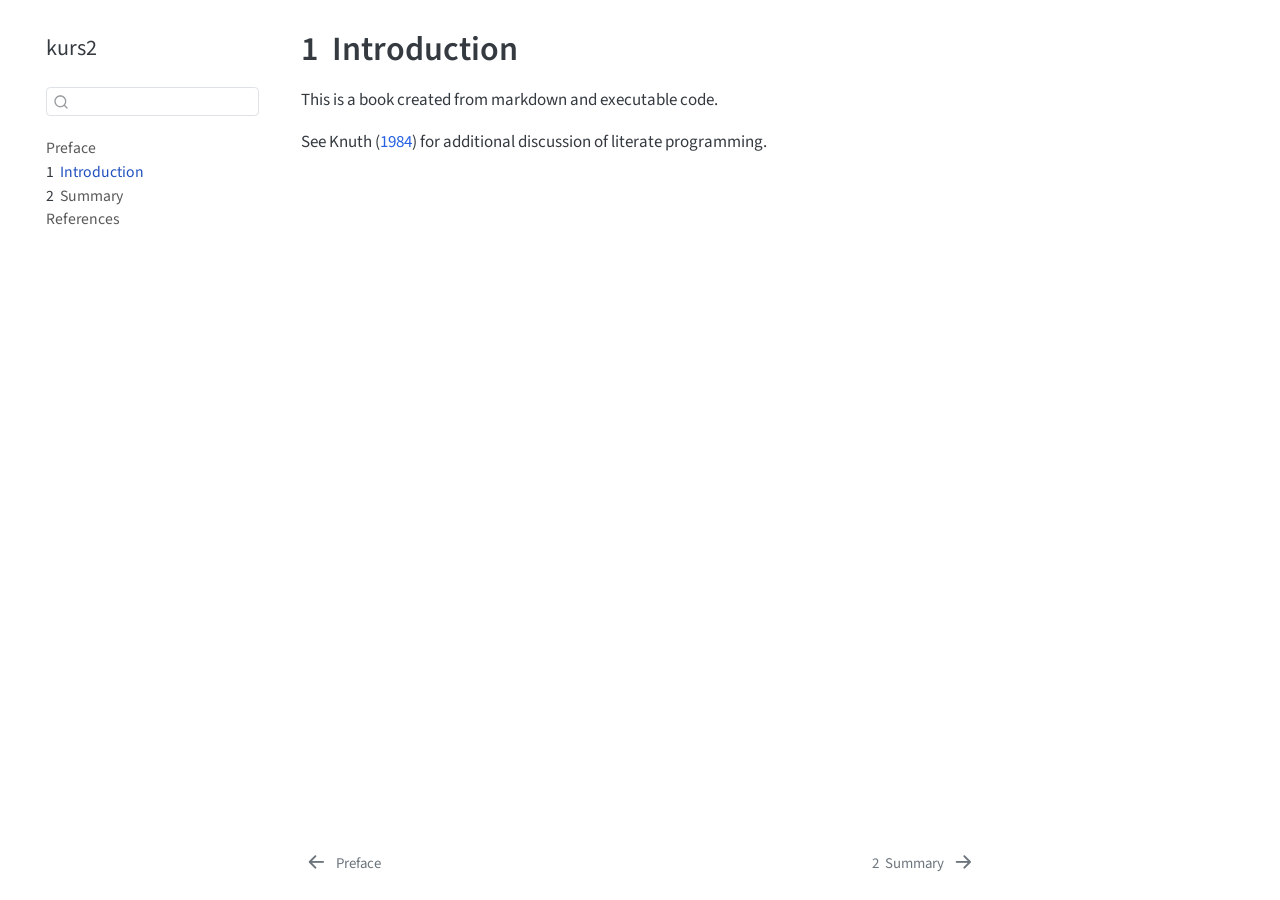
<file: docs/kurs2/intro.html>
<!DOCTYPE html>
<html xmlns="http://www.w3.org/1999/xhtml" lang="en" xml:lang="en"><head>

<meta charset="utf-8">
<meta name="generator" content="quarto-1.7.32">

<meta name="viewport" content="width=device-width, initial-scale=1.0, user-scalable=yes">


<title>1&nbsp; Introduction – kurs2</title>
<style>
code{white-space: pre-wrap;}
span.smallcaps{font-variant: small-caps;}
div.columns{display: flex; gap: min(4vw, 1.5em);}
div.column{flex: auto; overflow-x: auto;}
div.hanging-indent{margin-left: 1.5em; text-indent: -1.5em;}
ul.task-list{list-style: none;}
ul.task-list li input[type="checkbox"] {
  width: 0.8em;
  margin: 0 0.8em 0.2em -1em; /* quarto-specific, see https://github.com/quarto-dev/quarto-cli/issues/4556 */ 
  vertical-align: middle;
}
/* CSS for citations */
div.csl-bib-body { }
div.csl-entry {
  clear: both;
  margin-bottom: 0em;
}
.hanging-indent div.csl-entry {
  margin-left:2em;
  text-indent:-2em;
}
div.csl-left-margin {
  min-width:2em;
  float:left;
}
div.csl-right-inline {
  margin-left:2em;
  padding-left:1em;
}
div.csl-indent {
  margin-left: 2em;
}</style>


<script src="site_libs/quarto-nav/quarto-nav.js"></script>
<script src="site_libs/quarto-nav/headroom.min.js"></script>
<script src="site_libs/clipboard/clipboard.min.js"></script>
<script src="site_libs/quarto-search/autocomplete.umd.js"></script>
<script src="site_libs/quarto-search/fuse.min.js"></script>
<script src="site_libs/quarto-search/quarto-search.js"></script>
<meta name="quarto:offset" content="./">
<link href="./summary.html" rel="next">
<link href="./index.html" rel="prev">
<script src="site_libs/quarto-html/quarto.js" type="module"></script>
<script src="site_libs/quarto-html/tabsets/tabsets.js" type="module"></script>
<script src="site_libs/quarto-html/popper.min.js"></script>
<script src="site_libs/quarto-html/tippy.umd.min.js"></script>
<script src="site_libs/quarto-html/anchor.min.js"></script>
<link href="site_libs/quarto-html/tippy.css" rel="stylesheet">
<link href="site_libs/quarto-html/quarto-syntax-highlighting-37eea08aefeeee20ff55810ff984fec1.css" rel="stylesheet" id="quarto-text-highlighting-styles">
<script src="site_libs/bootstrap/bootstrap.min.js"></script>
<link href="site_libs/bootstrap/bootstrap-icons.css" rel="stylesheet">
<link href="site_libs/bootstrap/bootstrap-bc91950905f66a0b7e618f69bf449bf2.min.css" rel="stylesheet" append-hash="true" id="quarto-bootstrap" data-mode="light">
<script id="quarto-search-options" type="application/json">{
  "location": "sidebar",
  "copy-button": false,
  "collapse-after": 3,
  "panel-placement": "start",
  "type": "textbox",
  "limit": 50,
  "keyboard-shortcut": [
    "f",
    "/",
    "s"
  ],
  "show-item-context": false,
  "language": {
    "search-no-results-text": "No results",
    "search-matching-documents-text": "matching documents",
    "search-copy-link-title": "Copy link to search",
    "search-hide-matches-text": "Hide additional matches",
    "search-more-match-text": "more match in this document",
    "search-more-matches-text": "more matches in this document",
    "search-clear-button-title": "Clear",
    "search-text-placeholder": "",
    "search-detached-cancel-button-title": "Cancel",
    "search-submit-button-title": "Submit",
    "search-label": "Search"
  }
}</script>


</head>

<body class="nav-sidebar floating quarto-light">

<div id="quarto-search-results"></div>
  <header id="quarto-header" class="headroom fixed-top">
  <nav class="quarto-secondary-nav">
    <div class="container-fluid d-flex">
      <button type="button" class="quarto-btn-toggle btn" data-bs-toggle="collapse" role="button" data-bs-target=".quarto-sidebar-collapse-item" aria-controls="quarto-sidebar" aria-expanded="false" aria-label="Toggle sidebar navigation" onclick="if (window.quartoToggleHeadroom) { window.quartoToggleHeadroom(); }">
        <i class="bi bi-layout-text-sidebar-reverse"></i>
      </button>
        <nav class="quarto-page-breadcrumbs" aria-label="breadcrumb"><ol class="breadcrumb"><li class="breadcrumb-item"><a href="./intro.html"><span class="chapter-number">1</span>&nbsp; <span class="chapter-title">Introduction</span></a></li></ol></nav>
        <a class="flex-grow-1" role="navigation" data-bs-toggle="collapse" data-bs-target=".quarto-sidebar-collapse-item" aria-controls="quarto-sidebar" aria-expanded="false" aria-label="Toggle sidebar navigation" onclick="if (window.quartoToggleHeadroom) { window.quartoToggleHeadroom(); }">      
        </a>
      <button type="button" class="btn quarto-search-button" aria-label="Search" onclick="window.quartoOpenSearch();">
        <i class="bi bi-search"></i>
      </button>
    </div>
  </nav>
</header>
<!-- content -->
<div id="quarto-content" class="quarto-container page-columns page-rows-contents page-layout-article">
<!-- sidebar -->
  <nav id="quarto-sidebar" class="sidebar collapse collapse-horizontal quarto-sidebar-collapse-item sidebar-navigation floating overflow-auto">
    <div class="pt-lg-2 mt-2 text-left sidebar-header">
    <div class="sidebar-title mb-0 py-0">
      <a href="./">kurs2</a> 
    </div>
      </div>
        <div class="mt-2 flex-shrink-0 align-items-center">
        <div class="sidebar-search">
        <div id="quarto-search" class="" title="Search"></div>
        </div>
        </div>
    <div class="sidebar-menu-container"> 
    <ul class="list-unstyled mt-1">
        <li class="sidebar-item">
  <div class="sidebar-item-container"> 
  <a href="./index.html" class="sidebar-item-text sidebar-link">
 <span class="menu-text">Preface</span></a>
  </div>
</li>
        <li class="sidebar-item">
  <div class="sidebar-item-container"> 
  <a href="./intro.html" class="sidebar-item-text sidebar-link active">
 <span class="menu-text"><span class="chapter-number">1</span>&nbsp; <span class="chapter-title">Introduction</span></span></a>
  </div>
</li>
        <li class="sidebar-item">
  <div class="sidebar-item-container"> 
  <a href="./summary.html" class="sidebar-item-text sidebar-link">
 <span class="menu-text"><span class="chapter-number">2</span>&nbsp; <span class="chapter-title">Summary</span></span></a>
  </div>
</li>
        <li class="sidebar-item">
  <div class="sidebar-item-container"> 
  <a href="./references.html" class="sidebar-item-text sidebar-link">
 <span class="menu-text">References</span></a>
  </div>
</li>
    </ul>
    </div>
</nav>
<div id="quarto-sidebar-glass" class="quarto-sidebar-collapse-item" data-bs-toggle="collapse" data-bs-target=".quarto-sidebar-collapse-item"></div>
<!-- margin-sidebar -->
    <div id="quarto-margin-sidebar" class="sidebar margin-sidebar zindex-bottom">
        
    </div>
<!-- main -->
<main class="content" id="quarto-document-content">

<header id="title-block-header" class="quarto-title-block default">
<div class="quarto-title">
<h1 class="title"><span class="chapter-number">1</span>&nbsp; <span class="chapter-title">Introduction</span></h1>
</div>



<div class="quarto-title-meta">

    
  
    
  </div>
  


</header>


<p>This is a book created from markdown and executable code.</p>
<p>See <span class="citation" data-cites="knuth84">Knuth (<a href="references.html#ref-knuth84" role="doc-biblioref">1984</a>)</span> for additional discussion of literate programming.</p>


<div id="refs" class="references csl-bib-body hanging-indent" data-entry-spacing="0" role="list" style="display: none">
<div id="ref-knuth84" class="csl-entry" role="listitem">
Knuth, Donald E. 1984. <span>“Literate Programming.”</span> <em>Comput. J.</em> 27 (2): 97–111. <a href="https://doi.org/10.1093/comjnl/27.2.97">https://doi.org/10.1093/comjnl/27.2.97</a>.
</div>
</div>

</main> <!-- /main -->
<script id="quarto-html-after-body" type="application/javascript">
  window.document.addEventListener("DOMContentLoaded", function (event) {
    const icon = "";
    const anchorJS = new window.AnchorJS();
    anchorJS.options = {
      placement: 'right',
      icon: icon
    };
    anchorJS.add('.anchored');
    const isCodeAnnotation = (el) => {
      for (const clz of el.classList) {
        if (clz.startsWith('code-annotation-')) {                     
          return true;
        }
      }
      return false;
    }
    const onCopySuccess = function(e) {
      // button target
      const button = e.trigger;
      // don't keep focus
      button.blur();
      // flash "checked"
      button.classList.add('code-copy-button-checked');
      var currentTitle = button.getAttribute("title");
      button.setAttribute("title", "Copied!");
      let tooltip;
      if (window.bootstrap) {
        button.setAttribute("data-bs-toggle", "tooltip");
        button.setAttribute("data-bs-placement", "left");
        button.setAttribute("data-bs-title", "Copied!");
        tooltip = new bootstrap.Tooltip(button, 
          { trigger: "manual", 
            customClass: "code-copy-button-tooltip",
            offset: [0, -8]});
        tooltip.show();    
      }
      setTimeout(function() {
        if (tooltip) {
          tooltip.hide();
          button.removeAttribute("data-bs-title");
          button.removeAttribute("data-bs-toggle");
          button.removeAttribute("data-bs-placement");
        }
        button.setAttribute("title", currentTitle);
        button.classList.remove('code-copy-button-checked');
      }, 1000);
      // clear code selection
      e.clearSelection();
    }
    const getTextToCopy = function(trigger) {
        const codeEl = trigger.previousElementSibling.cloneNode(true);
        for (const childEl of codeEl.children) {
          if (isCodeAnnotation(childEl)) {
            childEl.remove();
          }
        }
        return codeEl.innerText;
    }
    const clipboard = new window.ClipboardJS('.code-copy-button:not([data-in-quarto-modal])', {
      text: getTextToCopy
    });
    clipboard.on('success', onCopySuccess);
    if (window.document.getElementById('quarto-embedded-source-code-modal')) {
      const clipboardModal = new window.ClipboardJS('.code-copy-button[data-in-quarto-modal]', {
        text: getTextToCopy,
        container: window.document.getElementById('quarto-embedded-source-code-modal')
      });
      clipboardModal.on('success', onCopySuccess);
    }
      var localhostRegex = new RegExp(/^(?:http|https):\/\/localhost\:?[0-9]*\//);
      var mailtoRegex = new RegExp(/^mailto:/);
        var filterRegex = new RegExp('/' + window.location.host + '/');
      var isInternal = (href) => {
          return filterRegex.test(href) || localhostRegex.test(href) || mailtoRegex.test(href);
      }
      // Inspect non-navigation links and adorn them if external
     var links = window.document.querySelectorAll('a[href]:not(.nav-link):not(.navbar-brand):not(.toc-action):not(.sidebar-link):not(.sidebar-item-toggle):not(.pagination-link):not(.no-external):not([aria-hidden]):not(.dropdown-item):not(.quarto-navigation-tool):not(.about-link)');
      for (var i=0; i<links.length; i++) {
        const link = links[i];
        if (!isInternal(link.href)) {
          // undo the damage that might have been done by quarto-nav.js in the case of
          // links that we want to consider external
          if (link.dataset.originalHref !== undefined) {
            link.href = link.dataset.originalHref;
          }
        }
      }
    function tippyHover(el, contentFn, onTriggerFn, onUntriggerFn) {
      const config = {
        allowHTML: true,
        maxWidth: 500,
        delay: 100,
        arrow: false,
        appendTo: function(el) {
            return el.parentElement;
        },
        interactive: true,
        interactiveBorder: 10,
        theme: 'quarto',
        placement: 'bottom-start',
      };
      if (contentFn) {
        config.content = contentFn;
      }
      if (onTriggerFn) {
        config.onTrigger = onTriggerFn;
      }
      if (onUntriggerFn) {
        config.onUntrigger = onUntriggerFn;
      }
      window.tippy(el, config); 
    }
    const noterefs = window.document.querySelectorAll('a[role="doc-noteref"]');
    for (var i=0; i<noterefs.length; i++) {
      const ref = noterefs[i];
      tippyHover(ref, function() {
        // use id or data attribute instead here
        let href = ref.getAttribute('data-footnote-href') || ref.getAttribute('href');
        try { href = new URL(href).hash; } catch {}
        const id = href.replace(/^#\/?/, "");
        const note = window.document.getElementById(id);
        if (note) {
          return note.innerHTML;
        } else {
          return "";
        }
      });
    }
    const xrefs = window.document.querySelectorAll('a.quarto-xref');
    const processXRef = (id, note) => {
      // Strip column container classes
      const stripColumnClz = (el) => {
        el.classList.remove("page-full", "page-columns");
        if (el.children) {
          for (const child of el.children) {
            stripColumnClz(child);
          }
        }
      }
      stripColumnClz(note)
      if (id === null || id.startsWith('sec-')) {
        // Special case sections, only their first couple elements
        const container = document.createElement("div");
        if (note.children && note.children.length > 2) {
          container.appendChild(note.children[0].cloneNode(true));
          for (let i = 1; i < note.children.length; i++) {
            const child = note.children[i];
            if (child.tagName === "P" && child.innerText === "") {
              continue;
            } else {
              container.appendChild(child.cloneNode(true));
              break;
            }
          }
          if (window.Quarto?.typesetMath) {
            window.Quarto.typesetMath(container);
          }
          return container.innerHTML
        } else {
          if (window.Quarto?.typesetMath) {
            window.Quarto.typesetMath(note);
          }
          return note.innerHTML;
        }
      } else {
        // Remove any anchor links if they are present
        const anchorLink = note.querySelector('a.anchorjs-link');
        if (anchorLink) {
          anchorLink.remove();
        }
        if (window.Quarto?.typesetMath) {
          window.Quarto.typesetMath(note);
        }
        if (note.classList.contains("callout")) {
          return note.outerHTML;
        } else {
          return note.innerHTML;
        }
      }
    }
    for (var i=0; i<xrefs.length; i++) {
      const xref = xrefs[i];
      tippyHover(xref, undefined, function(instance) {
        instance.disable();
        let url = xref.getAttribute('href');
        let hash = undefined; 
        if (url.startsWith('#')) {
          hash = url;
        } else {
          try { hash = new URL(url).hash; } catch {}
        }
        if (hash) {
          const id = hash.replace(/^#\/?/, "");
          const note = window.document.getElementById(id);
          if (note !== null) {
            try {
              const html = processXRef(id, note.cloneNode(true));
              instance.setContent(html);
            } finally {
              instance.enable();
              instance.show();
            }
          } else {
            // See if we can fetch this
            fetch(url.split('#')[0])
            .then(res => res.text())
            .then(html => {
              const parser = new DOMParser();
              const htmlDoc = parser.parseFromString(html, "text/html");
              const note = htmlDoc.getElementById(id);
              if (note !== null) {
                const html = processXRef(id, note);
                instance.setContent(html);
              } 
            }).finally(() => {
              instance.enable();
              instance.show();
            });
          }
        } else {
          // See if we can fetch a full url (with no hash to target)
          // This is a special case and we should probably do some content thinning / targeting
          fetch(url)
          .then(res => res.text())
          .then(html => {
            const parser = new DOMParser();
            const htmlDoc = parser.parseFromString(html, "text/html");
            const note = htmlDoc.querySelector('main.content');
            if (note !== null) {
              // This should only happen for chapter cross references
              // (since there is no id in the URL)
              // remove the first header
              if (note.children.length > 0 && note.children[0].tagName === "HEADER") {
                note.children[0].remove();
              }
              const html = processXRef(null, note);
              instance.setContent(html);
            } 
          }).finally(() => {
            instance.enable();
            instance.show();
          });
        }
      }, function(instance) {
      });
    }
        let selectedAnnoteEl;
        const selectorForAnnotation = ( cell, annotation) => {
          let cellAttr = 'data-code-cell="' + cell + '"';
          let lineAttr = 'data-code-annotation="' +  annotation + '"';
          const selector = 'span[' + cellAttr + '][' + lineAttr + ']';
          return selector;
        }
        const selectCodeLines = (annoteEl) => {
          const doc = window.document;
          const targetCell = annoteEl.getAttribute("data-target-cell");
          const targetAnnotation = annoteEl.getAttribute("data-target-annotation");
          const annoteSpan = window.document.querySelector(selectorForAnnotation(targetCell, targetAnnotation));
          const lines = annoteSpan.getAttribute("data-code-lines").split(",");
          const lineIds = lines.map((line) => {
            return targetCell + "-" + line;
          })
          let top = null;
          let height = null;
          let parent = null;
          if (lineIds.length > 0) {
              //compute the position of the single el (top and bottom and make a div)
              const el = window.document.getElementById(lineIds[0]);
              top = el.offsetTop;
              height = el.offsetHeight;
              parent = el.parentElement.parentElement;
            if (lineIds.length > 1) {
              const lastEl = window.document.getElementById(lineIds[lineIds.length - 1]);
              const bottom = lastEl.offsetTop + lastEl.offsetHeight;
              height = bottom - top;
            }
            if (top !== null && height !== null && parent !== null) {
              // cook up a div (if necessary) and position it 
              let div = window.document.getElementById("code-annotation-line-highlight");
              if (div === null) {
                div = window.document.createElement("div");
                div.setAttribute("id", "code-annotation-line-highlight");
                div.style.position = 'absolute';
                parent.appendChild(div);
              }
              div.style.top = top - 2 + "px";
              div.style.height = height + 4 + "px";
              div.style.left = 0;
              let gutterDiv = window.document.getElementById("code-annotation-line-highlight-gutter");
              if (gutterDiv === null) {
                gutterDiv = window.document.createElement("div");
                gutterDiv.setAttribute("id", "code-annotation-line-highlight-gutter");
                gutterDiv.style.position = 'absolute';
                const codeCell = window.document.getElementById(targetCell);
                const gutter = codeCell.querySelector('.code-annotation-gutter');
                gutter.appendChild(gutterDiv);
              }
              gutterDiv.style.top = top - 2 + "px";
              gutterDiv.style.height = height + 4 + "px";
            }
            selectedAnnoteEl = annoteEl;
          }
        };
        const unselectCodeLines = () => {
          const elementsIds = ["code-annotation-line-highlight", "code-annotation-line-highlight-gutter"];
          elementsIds.forEach((elId) => {
            const div = window.document.getElementById(elId);
            if (div) {
              div.remove();
            }
          });
          selectedAnnoteEl = undefined;
        };
          // Handle positioning of the toggle
      window.addEventListener(
        "resize",
        throttle(() => {
          elRect = undefined;
          if (selectedAnnoteEl) {
            selectCodeLines(selectedAnnoteEl);
          }
        }, 10)
      );
      function throttle(fn, ms) {
      let throttle = false;
      let timer;
        return (...args) => {
          if(!throttle) { // first call gets through
              fn.apply(this, args);
              throttle = true;
          } else { // all the others get throttled
              if(timer) clearTimeout(timer); // cancel #2
              timer = setTimeout(() => {
                fn.apply(this, args);
                timer = throttle = false;
              }, ms);
          }
        };
      }
        // Attach click handler to the DT
        const annoteDls = window.document.querySelectorAll('dt[data-target-cell]');
        for (const annoteDlNode of annoteDls) {
          annoteDlNode.addEventListener('click', (event) => {
            const clickedEl = event.target;
            if (clickedEl !== selectedAnnoteEl) {
              unselectCodeLines();
              const activeEl = window.document.querySelector('dt[data-target-cell].code-annotation-active');
              if (activeEl) {
                activeEl.classList.remove('code-annotation-active');
              }
              selectCodeLines(clickedEl);
              clickedEl.classList.add('code-annotation-active');
            } else {
              // Unselect the line
              unselectCodeLines();
              clickedEl.classList.remove('code-annotation-active');
            }
          });
        }
    const findCites = (el) => {
      const parentEl = el.parentElement;
      if (parentEl) {
        const cites = parentEl.dataset.cites;
        if (cites) {
          return {
            el,
            cites: cites.split(' ')
          };
        } else {
          return findCites(el.parentElement)
        }
      } else {
        return undefined;
      }
    };
    var bibliorefs = window.document.querySelectorAll('a[role="doc-biblioref"]');
    for (var i=0; i<bibliorefs.length; i++) {
      const ref = bibliorefs[i];
      const citeInfo = findCites(ref);
      if (citeInfo) {
        tippyHover(citeInfo.el, function() {
          var popup = window.document.createElement('div');
          citeInfo.cites.forEach(function(cite) {
            var citeDiv = window.document.createElement('div');
            citeDiv.classList.add('hanging-indent');
            citeDiv.classList.add('csl-entry');
            var biblioDiv = window.document.getElementById('ref-' + cite);
            if (biblioDiv) {
              citeDiv.innerHTML = biblioDiv.innerHTML;
            }
            popup.appendChild(citeDiv);
          });
          return popup.innerHTML;
        });
      }
    }
  });
  </script>
<nav class="page-navigation">
  <div class="nav-page nav-page-previous">
      <a href="./index.html" class="pagination-link" aria-label="Preface">
        <i class="bi bi-arrow-left-short"></i> <span class="nav-page-text">Preface</span>
      </a>          
  </div>
  <div class="nav-page nav-page-next">
      <a href="./summary.html" class="pagination-link" aria-label="Summary">
        <span class="nav-page-text"><span class="chapter-number">2</span>&nbsp; <span class="chapter-title">Summary</span></span> <i class="bi bi-arrow-right-short"></i>
      </a>
  </div>
</nav>
</div> <!-- /content -->




</body></html>
</file>
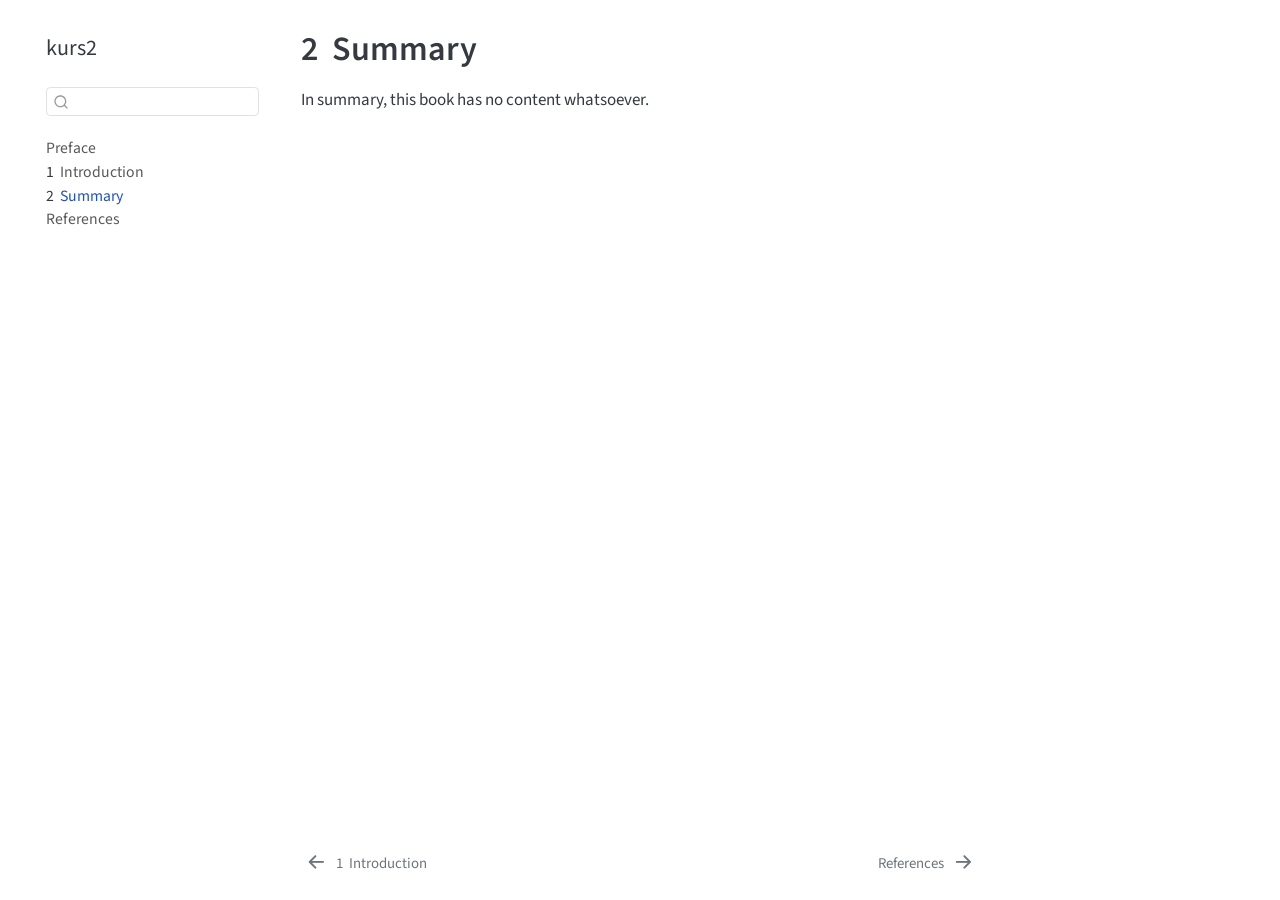
<file: docs/kurs2/summary.html>
<!DOCTYPE html>
<html xmlns="http://www.w3.org/1999/xhtml" lang="en" xml:lang="en"><head>

<meta charset="utf-8">
<meta name="generator" content="quarto-1.7.32">

<meta name="viewport" content="width=device-width, initial-scale=1.0, user-scalable=yes">


<title>2&nbsp; Summary – kurs2</title>
<style>
code{white-space: pre-wrap;}
span.smallcaps{font-variant: small-caps;}
div.columns{display: flex; gap: min(4vw, 1.5em);}
div.column{flex: auto; overflow-x: auto;}
div.hanging-indent{margin-left: 1.5em; text-indent: -1.5em;}
ul.task-list{list-style: none;}
ul.task-list li input[type="checkbox"] {
  width: 0.8em;
  margin: 0 0.8em 0.2em -1em; /* quarto-specific, see https://github.com/quarto-dev/quarto-cli/issues/4556 */ 
  vertical-align: middle;
}
</style>


<script src="site_libs/quarto-nav/quarto-nav.js"></script>
<script src="site_libs/quarto-nav/headroom.min.js"></script>
<script src="site_libs/clipboard/clipboard.min.js"></script>
<script src="site_libs/quarto-search/autocomplete.umd.js"></script>
<script src="site_libs/quarto-search/fuse.min.js"></script>
<script src="site_libs/quarto-search/quarto-search.js"></script>
<meta name="quarto:offset" content="./">
<link href="./references.html" rel="next">
<link href="./intro.html" rel="prev">
<script src="site_libs/quarto-html/quarto.js" type="module"></script>
<script src="site_libs/quarto-html/tabsets/tabsets.js" type="module"></script>
<script src="site_libs/quarto-html/popper.min.js"></script>
<script src="site_libs/quarto-html/tippy.umd.min.js"></script>
<script src="site_libs/quarto-html/anchor.min.js"></script>
<link href="site_libs/quarto-html/tippy.css" rel="stylesheet">
<link href="site_libs/quarto-html/quarto-syntax-highlighting-37eea08aefeeee20ff55810ff984fec1.css" rel="stylesheet" id="quarto-text-highlighting-styles">
<script src="site_libs/bootstrap/bootstrap.min.js"></script>
<link href="site_libs/bootstrap/bootstrap-icons.css" rel="stylesheet">
<link href="site_libs/bootstrap/bootstrap-bc91950905f66a0b7e618f69bf449bf2.min.css" rel="stylesheet" append-hash="true" id="quarto-bootstrap" data-mode="light">
<script id="quarto-search-options" type="application/json">{
  "location": "sidebar",
  "copy-button": false,
  "collapse-after": 3,
  "panel-placement": "start",
  "type": "textbox",
  "limit": 50,
  "keyboard-shortcut": [
    "f",
    "/",
    "s"
  ],
  "show-item-context": false,
  "language": {
    "search-no-results-text": "No results",
    "search-matching-documents-text": "matching documents",
    "search-copy-link-title": "Copy link to search",
    "search-hide-matches-text": "Hide additional matches",
    "search-more-match-text": "more match in this document",
    "search-more-matches-text": "more matches in this document",
    "search-clear-button-title": "Clear",
    "search-text-placeholder": "",
    "search-detached-cancel-button-title": "Cancel",
    "search-submit-button-title": "Submit",
    "search-label": "Search"
  }
}</script>


</head>

<body class="nav-sidebar floating quarto-light">

<div id="quarto-search-results"></div>
  <header id="quarto-header" class="headroom fixed-top">
  <nav class="quarto-secondary-nav">
    <div class="container-fluid d-flex">
      <button type="button" class="quarto-btn-toggle btn" data-bs-toggle="collapse" role="button" data-bs-target=".quarto-sidebar-collapse-item" aria-controls="quarto-sidebar" aria-expanded="false" aria-label="Toggle sidebar navigation" onclick="if (window.quartoToggleHeadroom) { window.quartoToggleHeadroom(); }">
        <i class="bi bi-layout-text-sidebar-reverse"></i>
      </button>
        <nav class="quarto-page-breadcrumbs" aria-label="breadcrumb"><ol class="breadcrumb"><li class="breadcrumb-item"><a href="./summary.html"><span class="chapter-number">2</span>&nbsp; <span class="chapter-title">Summary</span></a></li></ol></nav>
        <a class="flex-grow-1" role="navigation" data-bs-toggle="collapse" data-bs-target=".quarto-sidebar-collapse-item" aria-controls="quarto-sidebar" aria-expanded="false" aria-label="Toggle sidebar navigation" onclick="if (window.quartoToggleHeadroom) { window.quartoToggleHeadroom(); }">      
        </a>
      <button type="button" class="btn quarto-search-button" aria-label="Search" onclick="window.quartoOpenSearch();">
        <i class="bi bi-search"></i>
      </button>
    </div>
  </nav>
</header>
<!-- content -->
<div id="quarto-content" class="quarto-container page-columns page-rows-contents page-layout-article">
<!-- sidebar -->
  <nav id="quarto-sidebar" class="sidebar collapse collapse-horizontal quarto-sidebar-collapse-item sidebar-navigation floating overflow-auto">
    <div class="pt-lg-2 mt-2 text-left sidebar-header">
    <div class="sidebar-title mb-0 py-0">
      <a href="./">kurs2</a> 
    </div>
      </div>
        <div class="mt-2 flex-shrink-0 align-items-center">
        <div class="sidebar-search">
        <div id="quarto-search" class="" title="Search"></div>
        </div>
        </div>
    <div class="sidebar-menu-container"> 
    <ul class="list-unstyled mt-1">
        <li class="sidebar-item">
  <div class="sidebar-item-container"> 
  <a href="./index.html" class="sidebar-item-text sidebar-link">
 <span class="menu-text">Preface</span></a>
  </div>
</li>
        <li class="sidebar-item">
  <div class="sidebar-item-container"> 
  <a href="./intro.html" class="sidebar-item-text sidebar-link">
 <span class="menu-text"><span class="chapter-number">1</span>&nbsp; <span class="chapter-title">Introduction</span></span></a>
  </div>
</li>
        <li class="sidebar-item">
  <div class="sidebar-item-container"> 
  <a href="./summary.html" class="sidebar-item-text sidebar-link active">
 <span class="menu-text"><span class="chapter-number">2</span>&nbsp; <span class="chapter-title">Summary</span></span></a>
  </div>
</li>
        <li class="sidebar-item">
  <div class="sidebar-item-container"> 
  <a href="./references.html" class="sidebar-item-text sidebar-link">
 <span class="menu-text">References</span></a>
  </div>
</li>
    </ul>
    </div>
</nav>
<div id="quarto-sidebar-glass" class="quarto-sidebar-collapse-item" data-bs-toggle="collapse" data-bs-target=".quarto-sidebar-collapse-item"></div>
<!-- margin-sidebar -->
    <div id="quarto-margin-sidebar" class="sidebar margin-sidebar zindex-bottom">
        
    </div>
<!-- main -->
<main class="content" id="quarto-document-content">

<header id="title-block-header" class="quarto-title-block default">
<div class="quarto-title">
<h1 class="title"><span class="chapter-number">2</span>&nbsp; <span class="chapter-title">Summary</span></h1>
</div>



<div class="quarto-title-meta">

    
  
    
  </div>
  


</header>


<p>In summary, this book has no content whatsoever.</p>



</main> <!-- /main -->
<script id="quarto-html-after-body" type="application/javascript">
  window.document.addEventListener("DOMContentLoaded", function (event) {
    const icon = "";
    const anchorJS = new window.AnchorJS();
    anchorJS.options = {
      placement: 'right',
      icon: icon
    };
    anchorJS.add('.anchored');
    const isCodeAnnotation = (el) => {
      for (const clz of el.classList) {
        if (clz.startsWith('code-annotation-')) {                     
          return true;
        }
      }
      return false;
    }
    const onCopySuccess = function(e) {
      // button target
      const button = e.trigger;
      // don't keep focus
      button.blur();
      // flash "checked"
      button.classList.add('code-copy-button-checked');
      var currentTitle = button.getAttribute("title");
      button.setAttribute("title", "Copied!");
      let tooltip;
      if (window.bootstrap) {
        button.setAttribute("data-bs-toggle", "tooltip");
        button.setAttribute("data-bs-placement", "left");
        button.setAttribute("data-bs-title", "Copied!");
        tooltip = new bootstrap.Tooltip(button, 
          { trigger: "manual", 
            customClass: "code-copy-button-tooltip",
            offset: [0, -8]});
        tooltip.show();    
      }
      setTimeout(function() {
        if (tooltip) {
          tooltip.hide();
          button.removeAttribute("data-bs-title");
          button.removeAttribute("data-bs-toggle");
          button.removeAttribute("data-bs-placement");
        }
        button.setAttribute("title", currentTitle);
        button.classList.remove('code-copy-button-checked');
      }, 1000);
      // clear code selection
      e.clearSelection();
    }
    const getTextToCopy = function(trigger) {
        const codeEl = trigger.previousElementSibling.cloneNode(true);
        for (const childEl of codeEl.children) {
          if (isCodeAnnotation(childEl)) {
            childEl.remove();
          }
        }
        return codeEl.innerText;
    }
    const clipboard = new window.ClipboardJS('.code-copy-button:not([data-in-quarto-modal])', {
      text: getTextToCopy
    });
    clipboard.on('success', onCopySuccess);
    if (window.document.getElementById('quarto-embedded-source-code-modal')) {
      const clipboardModal = new window.ClipboardJS('.code-copy-button[data-in-quarto-modal]', {
        text: getTextToCopy,
        container: window.document.getElementById('quarto-embedded-source-code-modal')
      });
      clipboardModal.on('success', onCopySuccess);
    }
      var localhostRegex = new RegExp(/^(?:http|https):\/\/localhost\:?[0-9]*\//);
      var mailtoRegex = new RegExp(/^mailto:/);
        var filterRegex = new RegExp('/' + window.location.host + '/');
      var isInternal = (href) => {
          return filterRegex.test(href) || localhostRegex.test(href) || mailtoRegex.test(href);
      }
      // Inspect non-navigation links and adorn them if external
     var links = window.document.querySelectorAll('a[href]:not(.nav-link):not(.navbar-brand):not(.toc-action):not(.sidebar-link):not(.sidebar-item-toggle):not(.pagination-link):not(.no-external):not([aria-hidden]):not(.dropdown-item):not(.quarto-navigation-tool):not(.about-link)');
      for (var i=0; i<links.length; i++) {
        const link = links[i];
        if (!isInternal(link.href)) {
          // undo the damage that might have been done by quarto-nav.js in the case of
          // links that we want to consider external
          if (link.dataset.originalHref !== undefined) {
            link.href = link.dataset.originalHref;
          }
        }
      }
    function tippyHover(el, contentFn, onTriggerFn, onUntriggerFn) {
      const config = {
        allowHTML: true,
        maxWidth: 500,
        delay: 100,
        arrow: false,
        appendTo: function(el) {
            return el.parentElement;
        },
        interactive: true,
        interactiveBorder: 10,
        theme: 'quarto',
        placement: 'bottom-start',
      };
      if (contentFn) {
        config.content = contentFn;
      }
      if (onTriggerFn) {
        config.onTrigger = onTriggerFn;
      }
      if (onUntriggerFn) {
        config.onUntrigger = onUntriggerFn;
      }
      window.tippy(el, config); 
    }
    const noterefs = window.document.querySelectorAll('a[role="doc-noteref"]');
    for (var i=0; i<noterefs.length; i++) {
      const ref = noterefs[i];
      tippyHover(ref, function() {
        // use id or data attribute instead here
        let href = ref.getAttribute('data-footnote-href') || ref.getAttribute('href');
        try { href = new URL(href).hash; } catch {}
        const id = href.replace(/^#\/?/, "");
        const note = window.document.getElementById(id);
        if (note) {
          return note.innerHTML;
        } else {
          return "";
        }
      });
    }
    const xrefs = window.document.querySelectorAll('a.quarto-xref');
    const processXRef = (id, note) => {
      // Strip column container classes
      const stripColumnClz = (el) => {
        el.classList.remove("page-full", "page-columns");
        if (el.children) {
          for (const child of el.children) {
            stripColumnClz(child);
          }
        }
      }
      stripColumnClz(note)
      if (id === null || id.startsWith('sec-')) {
        // Special case sections, only their first couple elements
        const container = document.createElement("div");
        if (note.children && note.children.length > 2) {
          container.appendChild(note.children[0].cloneNode(true));
          for (let i = 1; i < note.children.length; i++) {
            const child = note.children[i];
            if (child.tagName === "P" && child.innerText === "") {
              continue;
            } else {
              container.appendChild(child.cloneNode(true));
              break;
            }
          }
          if (window.Quarto?.typesetMath) {
            window.Quarto.typesetMath(container);
          }
          return container.innerHTML
        } else {
          if (window.Quarto?.typesetMath) {
            window.Quarto.typesetMath(note);
          }
          return note.innerHTML;
        }
      } else {
        // Remove any anchor links if they are present
        const anchorLink = note.querySelector('a.anchorjs-link');
        if (anchorLink) {
          anchorLink.remove();
        }
        if (window.Quarto?.typesetMath) {
          window.Quarto.typesetMath(note);
        }
        if (note.classList.contains("callout")) {
          return note.outerHTML;
        } else {
          return note.innerHTML;
        }
      }
    }
    for (var i=0; i<xrefs.length; i++) {
      const xref = xrefs[i];
      tippyHover(xref, undefined, function(instance) {
        instance.disable();
        let url = xref.getAttribute('href');
        let hash = undefined; 
        if (url.startsWith('#')) {
          hash = url;
        } else {
          try { hash = new URL(url).hash; } catch {}
        }
        if (hash) {
          const id = hash.replace(/^#\/?/, "");
          const note = window.document.getElementById(id);
          if (note !== null) {
            try {
              const html = processXRef(id, note.cloneNode(true));
              instance.setContent(html);
            } finally {
              instance.enable();
              instance.show();
            }
          } else {
            // See if we can fetch this
            fetch(url.split('#')[0])
            .then(res => res.text())
            .then(html => {
              const parser = new DOMParser();
              const htmlDoc = parser.parseFromString(html, "text/html");
              const note = htmlDoc.getElementById(id);
              if (note !== null) {
                const html = processXRef(id, note);
                instance.setContent(html);
              } 
            }).finally(() => {
              instance.enable();
              instance.show();
            });
          }
        } else {
          // See if we can fetch a full url (with no hash to target)
          // This is a special case and we should probably do some content thinning / targeting
          fetch(url)
          .then(res => res.text())
          .then(html => {
            const parser = new DOMParser();
            const htmlDoc = parser.parseFromString(html, "text/html");
            const note = htmlDoc.querySelector('main.content');
            if (note !== null) {
              // This should only happen for chapter cross references
              // (since there is no id in the URL)
              // remove the first header
              if (note.children.length > 0 && note.children[0].tagName === "HEADER") {
                note.children[0].remove();
              }
              const html = processXRef(null, note);
              instance.setContent(html);
            } 
          }).finally(() => {
            instance.enable();
            instance.show();
          });
        }
      }, function(instance) {
      });
    }
        let selectedAnnoteEl;
        const selectorForAnnotation = ( cell, annotation) => {
          let cellAttr = 'data-code-cell="' + cell + '"';
          let lineAttr = 'data-code-annotation="' +  annotation + '"';
          const selector = 'span[' + cellAttr + '][' + lineAttr + ']';
          return selector;
        }
        const selectCodeLines = (annoteEl) => {
          const doc = window.document;
          const targetCell = annoteEl.getAttribute("data-target-cell");
          const targetAnnotation = annoteEl.getAttribute("data-target-annotation");
          const annoteSpan = window.document.querySelector(selectorForAnnotation(targetCell, targetAnnotation));
          const lines = annoteSpan.getAttribute("data-code-lines").split(",");
          const lineIds = lines.map((line) => {
            return targetCell + "-" + line;
          })
          let top = null;
          let height = null;
          let parent = null;
          if (lineIds.length > 0) {
              //compute the position of the single el (top and bottom and make a div)
              const el = window.document.getElementById(lineIds[0]);
              top = el.offsetTop;
              height = el.offsetHeight;
              parent = el.parentElement.parentElement;
            if (lineIds.length > 1) {
              const lastEl = window.document.getElementById(lineIds[lineIds.length - 1]);
              const bottom = lastEl.offsetTop + lastEl.offsetHeight;
              height = bottom - top;
            }
            if (top !== null && height !== null && parent !== null) {
              // cook up a div (if necessary) and position it 
              let div = window.document.getElementById("code-annotation-line-highlight");
              if (div === null) {
                div = window.document.createElement("div");
                div.setAttribute("id", "code-annotation-line-highlight");
                div.style.position = 'absolute';
                parent.appendChild(div);
              }
              div.style.top = top - 2 + "px";
              div.style.height = height + 4 + "px";
              div.style.left = 0;
              let gutterDiv = window.document.getElementById("code-annotation-line-highlight-gutter");
              if (gutterDiv === null) {
                gutterDiv = window.document.createElement("div");
                gutterDiv.setAttribute("id", "code-annotation-line-highlight-gutter");
                gutterDiv.style.position = 'absolute';
                const codeCell = window.document.getElementById(targetCell);
                const gutter = codeCell.querySelector('.code-annotation-gutter');
                gutter.appendChild(gutterDiv);
              }
              gutterDiv.style.top = top - 2 + "px";
              gutterDiv.style.height = height + 4 + "px";
            }
            selectedAnnoteEl = annoteEl;
          }
        };
        const unselectCodeLines = () => {
          const elementsIds = ["code-annotation-line-highlight", "code-annotation-line-highlight-gutter"];
          elementsIds.forEach((elId) => {
            const div = window.document.getElementById(elId);
            if (div) {
              div.remove();
            }
          });
          selectedAnnoteEl = undefined;
        };
          // Handle positioning of the toggle
      window.addEventListener(
        "resize",
        throttle(() => {
          elRect = undefined;
          if (selectedAnnoteEl) {
            selectCodeLines(selectedAnnoteEl);
          }
        }, 10)
      );
      function throttle(fn, ms) {
      let throttle = false;
      let timer;
        return (...args) => {
          if(!throttle) { // first call gets through
              fn.apply(this, args);
              throttle = true;
          } else { // all the others get throttled
              if(timer) clearTimeout(timer); // cancel #2
              timer = setTimeout(() => {
                fn.apply(this, args);
                timer = throttle = false;
              }, ms);
          }
        };
      }
        // Attach click handler to the DT
        const annoteDls = window.document.querySelectorAll('dt[data-target-cell]');
        for (const annoteDlNode of annoteDls) {
          annoteDlNode.addEventListener('click', (event) => {
            const clickedEl = event.target;
            if (clickedEl !== selectedAnnoteEl) {
              unselectCodeLines();
              const activeEl = window.document.querySelector('dt[data-target-cell].code-annotation-active');
              if (activeEl) {
                activeEl.classList.remove('code-annotation-active');
              }
              selectCodeLines(clickedEl);
              clickedEl.classList.add('code-annotation-active');
            } else {
              // Unselect the line
              unselectCodeLines();
              clickedEl.classList.remove('code-annotation-active');
            }
          });
        }
    const findCites = (el) => {
      const parentEl = el.parentElement;
      if (parentEl) {
        const cites = parentEl.dataset.cites;
        if (cites) {
          return {
            el,
            cites: cites.split(' ')
          };
        } else {
          return findCites(el.parentElement)
        }
      } else {
        return undefined;
      }
    };
    var bibliorefs = window.document.querySelectorAll('a[role="doc-biblioref"]');
    for (var i=0; i<bibliorefs.length; i++) {
      const ref = bibliorefs[i];
      const citeInfo = findCites(ref);
      if (citeInfo) {
        tippyHover(citeInfo.el, function() {
          var popup = window.document.createElement('div');
          citeInfo.cites.forEach(function(cite) {
            var citeDiv = window.document.createElement('div');
            citeDiv.classList.add('hanging-indent');
            citeDiv.classList.add('csl-entry');
            var biblioDiv = window.document.getElementById('ref-' + cite);
            if (biblioDiv) {
              citeDiv.innerHTML = biblioDiv.innerHTML;
            }
            popup.appendChild(citeDiv);
          });
          return popup.innerHTML;
        });
      }
    }
  });
  </script>
<nav class="page-navigation">
  <div class="nav-page nav-page-previous">
      <a href="./intro.html" class="pagination-link" aria-label="Introduction">
        <i class="bi bi-arrow-left-short"></i> <span class="nav-page-text"><span class="chapter-number">1</span>&nbsp; <span class="chapter-title">Introduction</span></span>
      </a>          
  </div>
  <div class="nav-page nav-page-next">
      <a href="./references.html" class="pagination-link" aria-label="References">
        <span class="nav-page-text">References</span> <i class="bi bi-arrow-right-short"></i>
      </a>
  </div>
</nav>
</div> <!-- /content -->




</body></html>
</file>
<file: docs/site_libs/quarto-html/tippy.css>
.tippy-box[data-animation=fade][data-state=hidden]{opacity:0}[data-tippy-root]{max-width:calc(100vw - 10px)}.tippy-box{position:relative;background-color:#333;color:#fff;border-radius:4px;font-size:14px;line-height:1.4;white-space:normal;outline:0;transition-property:transform,visibility,opacity}.tippy-box[data-placement^=top]>.tippy-arrow{bottom:0}.tippy-box[data-placement^=top]>.tippy-arrow:before{bottom:-7px;left:0;border-width:8px 8px 0;border-top-color:initial;transform-origin:center top}.tippy-box[data-placement^=bottom]>.tippy-arrow{top:0}.tippy-box[data-placement^=bottom]>.tippy-arrow:before{top:-7px;left:0;border-width:0 8px 8px;border-bottom-color:initial;transform-origin:center bottom}.tippy-box[data-placement^=left]>.tippy-arrow{right:0}.tippy-box[data-placement^=left]>.tippy-arrow:before{border-width:8px 0 8px 8px;border-left-color:initial;right:-7px;transform-origin:center left}.tippy-box[data-placement^=right]>.tippy-arrow{left:0}.tippy-box[data-placement^=right]>.tippy-arrow:before{left:-7px;border-width:8px 8px 8px 0;border-right-color:initial;transform-origin:center right}.tippy-box[data-inertia][data-state=visible]{transition-timing-function:cubic-bezier(.54,1.5,.38,1.11)}.tippy-arrow{width:16px;height:16px;color:#333}.tippy-arrow:before{content:"";position:absolute;border-color:transparent;border-style:solid}.tippy-content{position:relative;padding:5px 9px;z-index:1}
</file>
<file: docs/site_libs/quarto-html/quarto-syntax-highlighting-37eea08aefeeee20ff55810ff984fec1.css>
/* quarto syntax highlight colors */
:root {
  --quarto-hl-ot-color: #003B4F;
  --quarto-hl-at-color: #657422;
  --quarto-hl-ss-color: #20794D;
  --quarto-hl-an-color: #5E5E5E;
  --quarto-hl-fu-color: #4758AB;
  --quarto-hl-st-color: #20794D;
  --quarto-hl-cf-color: #003B4F;
  --quarto-hl-op-color: #5E5E5E;
  --quarto-hl-er-color: #AD0000;
  --quarto-hl-bn-color: #AD0000;
  --quarto-hl-al-color: #AD0000;
  --quarto-hl-va-color: #111111;
  --quarto-hl-bu-color: inherit;
  --quarto-hl-ex-color: inherit;
  --quarto-hl-pp-color: #AD0000;
  --quarto-hl-in-color: #5E5E5E;
  --quarto-hl-vs-color: #20794D;
  --quarto-hl-wa-color: #5E5E5E;
  --quarto-hl-do-color: #5E5E5E;
  --quarto-hl-im-color: #00769E;
  --quarto-hl-ch-color: #20794D;
  --quarto-hl-dt-color: #AD0000;
  --quarto-hl-fl-color: #AD0000;
  --quarto-hl-co-color: #5E5E5E;
  --quarto-hl-cv-color: #5E5E5E;
  --quarto-hl-cn-color: #8f5902;
  --quarto-hl-sc-color: #5E5E5E;
  --quarto-hl-dv-color: #AD0000;
  --quarto-hl-kw-color: #003B4F;
}

/* other quarto variables */
:root {
  --quarto-font-monospace: SFMono-Regular, Menlo, Monaco, Consolas, "Liberation Mono", "Courier New", monospace;
}

/* syntax highlight based on Pandoc's rules */
pre > code.sourceCode > span {
  color: #003B4F;
}

code.sourceCode > span {
  color: #003B4F;
}

div.sourceCode,
div.sourceCode pre.sourceCode {
  color: #003B4F;
}

/* Normal */
code span {
  color: #003B4F;
}

/* Alert */
code span.al {
  color: #AD0000;
  font-style: inherit;
}

/* Annotation */
code span.an {
  color: #5E5E5E;
  font-style: inherit;
}

/* Attribute */
code span.at {
  color: #657422;
  font-style: inherit;
}

/* BaseN */
code span.bn {
  color: #AD0000;
  font-style: inherit;
}

/* BuiltIn */
code span.bu {
  font-style: inherit;
}

/* ControlFlow */
code span.cf {
  color: #003B4F;
  font-weight: bold;
  font-style: inherit;
}

/* Char */
code span.ch {
  color: #20794D;
  font-style: inherit;
}

/* Constant */
code span.cn {
  color: #8f5902;
  font-style: inherit;
}

/* Comment */
code span.co {
  color: #5E5E5E;
  font-style: inherit;
}

/* CommentVar */
code span.cv {
  color: #5E5E5E;
  font-style: italic;
}

/* Documentation */
code span.do {
  color: #5E5E5E;
  font-style: italic;
}

/* DataType */
code span.dt {
  color: #AD0000;
  font-style: inherit;
}

/* DecVal */
code span.dv {
  color: #AD0000;
  font-style: inherit;
}

/* Error */
code span.er {
  color: #AD0000;
  font-style: inherit;
}

/* Extension */
code span.ex {
  font-style: inherit;
}

/* Float */
code span.fl {
  color: #AD0000;
  font-style: inherit;
}

/* Function */
code span.fu {
  color: #4758AB;
  font-style: inherit;
}

/* Import */
code span.im {
  color: #00769E;
  font-style: inherit;
}

/* Information */
code span.in {
  color: #5E5E5E;
  font-style: inherit;
}

/* Keyword */
code span.kw {
  color: #003B4F;
  font-weight: bold;
  font-style: inherit;
}

/* Operator */
code span.op {
  color: #5E5E5E;
  font-style: inherit;
}

/* Other */
code span.ot {
  color: #003B4F;
  font-style: inherit;
}

/* Preprocessor */
code span.pp {
  color: #AD0000;
  font-style: inherit;
}

/* SpecialChar */
code span.sc {
  color: #5E5E5E;
  font-style: inherit;
}

/* SpecialString */
code span.ss {
  color: #20794D;
  font-style: inherit;
}

/* String */
code span.st {
  color: #20794D;
  font-style: inherit;
}

/* Variable */
code span.va {
  color: #111111;
  font-style: inherit;
}

/* VerbatimString */
code span.vs {
  color: #20794D;
  font-style: inherit;
}

/* Warning */
code span.wa {
  color: #5E5E5E;
  font-style: italic;
}

.prevent-inlining {
  content: "</";
}

/*# sourceMappingURL=27d3d809615f7771493d095567f04340.css.map */
</file>
<file: docs/kurs1/site_libs/quarto-html/tippy.css>
.tippy-box[data-animation=fade][data-state=hidden]{opacity:0}[data-tippy-root]{max-width:calc(100vw - 10px)}.tippy-box{position:relative;background-color:#333;color:#fff;border-radius:4px;font-size:14px;line-height:1.4;white-space:normal;outline:0;transition-property:transform,visibility,opacity}.tippy-box[data-placement^=top]>.tippy-arrow{bottom:0}.tippy-box[data-placement^=top]>.tippy-arrow:before{bottom:-7px;left:0;border-width:8px 8px 0;border-top-color:initial;transform-origin:center top}.tippy-box[data-placement^=bottom]>.tippy-arrow{top:0}.tippy-box[data-placement^=bottom]>.tippy-arrow:before{top:-7px;left:0;border-width:0 8px 8px;border-bottom-color:initial;transform-origin:center bottom}.tippy-box[data-placement^=left]>.tippy-arrow{right:0}.tippy-box[data-placement^=left]>.tippy-arrow:before{border-width:8px 0 8px 8px;border-left-color:initial;right:-7px;transform-origin:center left}.tippy-box[data-placement^=right]>.tippy-arrow{left:0}.tippy-box[data-placement^=right]>.tippy-arrow:before{left:-7px;border-width:8px 8px 8px 0;border-right-color:initial;transform-origin:center right}.tippy-box[data-inertia][data-state=visible]{transition-timing-function:cubic-bezier(.54,1.5,.38,1.11)}.tippy-arrow{width:16px;height:16px;color:#333}.tippy-arrow:before{content:"";position:absolute;border-color:transparent;border-style:solid}.tippy-content{position:relative;padding:5px 9px;z-index:1}
</file>
<file: docs/kurs1/site_libs/quarto-html/quarto-syntax-highlighting-37eea08aefeeee20ff55810ff984fec1.css>
/* quarto syntax highlight colors */
:root {
  --quarto-hl-ot-color: #003B4F;
  --quarto-hl-at-color: #657422;
  --quarto-hl-ss-color: #20794D;
  --quarto-hl-an-color: #5E5E5E;
  --quarto-hl-fu-color: #4758AB;
  --quarto-hl-st-color: #20794D;
  --quarto-hl-cf-color: #003B4F;
  --quarto-hl-op-color: #5E5E5E;
  --quarto-hl-er-color: #AD0000;
  --quarto-hl-bn-color: #AD0000;
  --quarto-hl-al-color: #AD0000;
  --quarto-hl-va-color: #111111;
  --quarto-hl-bu-color: inherit;
  --quarto-hl-ex-color: inherit;
  --quarto-hl-pp-color: #AD0000;
  --quarto-hl-in-color: #5E5E5E;
  --quarto-hl-vs-color: #20794D;
  --quarto-hl-wa-color: #5E5E5E;
  --quarto-hl-do-color: #5E5E5E;
  --quarto-hl-im-color: #00769E;
  --quarto-hl-ch-color: #20794D;
  --quarto-hl-dt-color: #AD0000;
  --quarto-hl-fl-color: #AD0000;
  --quarto-hl-co-color: #5E5E5E;
  --quarto-hl-cv-color: #5E5E5E;
  --quarto-hl-cn-color: #8f5902;
  --quarto-hl-sc-color: #5E5E5E;
  --quarto-hl-dv-color: #AD0000;
  --quarto-hl-kw-color: #003B4F;
}

/* other quarto variables */
:root {
  --quarto-font-monospace: SFMono-Regular, Menlo, Monaco, Consolas, "Liberation Mono", "Courier New", monospace;
}

/* syntax highlight based on Pandoc's rules */
pre > code.sourceCode > span {
  color: #003B4F;
}

code.sourceCode > span {
  color: #003B4F;
}

div.sourceCode,
div.sourceCode pre.sourceCode {
  color: #003B4F;
}

/* Normal */
code span {
  color: #003B4F;
}

/* Alert */
code span.al {
  color: #AD0000;
  font-style: inherit;
}

/* Annotation */
code span.an {
  color: #5E5E5E;
  font-style: inherit;
}

/* Attribute */
code span.at {
  color: #657422;
  font-style: inherit;
}

/* BaseN */
code span.bn {
  color: #AD0000;
  font-style: inherit;
}

/* BuiltIn */
code span.bu {
  font-style: inherit;
}

/* ControlFlow */
code span.cf {
  color: #003B4F;
  font-weight: bold;
  font-style: inherit;
}

/* Char */
code span.ch {
  color: #20794D;
  font-style: inherit;
}

/* Constant */
code span.cn {
  color: #8f5902;
  font-style: inherit;
}

/* Comment */
code span.co {
  color: #5E5E5E;
  font-style: inherit;
}

/* CommentVar */
code span.cv {
  color: #5E5E5E;
  font-style: italic;
}

/* Documentation */
code span.do {
  color: #5E5E5E;
  font-style: italic;
}

/* DataType */
code span.dt {
  color: #AD0000;
  font-style: inherit;
}

/* DecVal */
code span.dv {
  color: #AD0000;
  font-style: inherit;
}

/* Error */
code span.er {
  color: #AD0000;
  font-style: inherit;
}

/* Extension */
code span.ex {
  font-style: inherit;
}

/* Float */
code span.fl {
  color: #AD0000;
  font-style: inherit;
}

/* Function */
code span.fu {
  color: #4758AB;
  font-style: inherit;
}

/* Import */
code span.im {
  color: #00769E;
  font-style: inherit;
}

/* Information */
code span.in {
  color: #5E5E5E;
  font-style: inherit;
}

/* Keyword */
code span.kw {
  color: #003B4F;
  font-weight: bold;
  font-style: inherit;
}

/* Operator */
code span.op {
  color: #5E5E5E;
  font-style: inherit;
}

/* Other */
code span.ot {
  color: #003B4F;
  font-style: inherit;
}

/* Preprocessor */
code span.pp {
  color: #AD0000;
  font-style: inherit;
}

/* SpecialChar */
code span.sc {
  color: #5E5E5E;
  font-style: inherit;
}

/* SpecialString */
code span.ss {
  color: #20794D;
  font-style: inherit;
}

/* String */
code span.st {
  color: #20794D;
  font-style: inherit;
}

/* Variable */
code span.va {
  color: #111111;
  font-style: inherit;
}

/* VerbatimString */
code span.vs {
  color: #20794D;
  font-style: inherit;
}

/* Warning */
code span.wa {
  color: #5E5E5E;
  font-style: italic;
}

.prevent-inlining {
  content: "</";
}

/*# sourceMappingURL=27d3d809615f7771493d095567f04340.css.map */
</file>
<file: docs/kurs2/site_libs/quarto-html/tippy.css>
.tippy-box[data-animation=fade][data-state=hidden]{opacity:0}[data-tippy-root]{max-width:calc(100vw - 10px)}.tippy-box{position:relative;background-color:#333;color:#fff;border-radius:4px;font-size:14px;line-height:1.4;white-space:normal;outline:0;transition-property:transform,visibility,opacity}.tippy-box[data-placement^=top]>.tippy-arrow{bottom:0}.tippy-box[data-placement^=top]>.tippy-arrow:before{bottom:-7px;left:0;border-width:8px 8px 0;border-top-color:initial;transform-origin:center top}.tippy-box[data-placement^=bottom]>.tippy-arrow{top:0}.tippy-box[data-placement^=bottom]>.tippy-arrow:before{top:-7px;left:0;border-width:0 8px 8px;border-bottom-color:initial;transform-origin:center bottom}.tippy-box[data-placement^=left]>.tippy-arrow{right:0}.tippy-box[data-placement^=left]>.tippy-arrow:before{border-width:8px 0 8px 8px;border-left-color:initial;right:-7px;transform-origin:center left}.tippy-box[data-placement^=right]>.tippy-arrow{left:0}.tippy-box[data-placement^=right]>.tippy-arrow:before{left:-7px;border-width:8px 8px 8px 0;border-right-color:initial;transform-origin:center right}.tippy-box[data-inertia][data-state=visible]{transition-timing-function:cubic-bezier(.54,1.5,.38,1.11)}.tippy-arrow{width:16px;height:16px;color:#333}.tippy-arrow:before{content:"";position:absolute;border-color:transparent;border-style:solid}.tippy-content{position:relative;padding:5px 9px;z-index:1}
</file>
<file: docs/kurs2/site_libs/quarto-html/quarto-syntax-highlighting-37eea08aefeeee20ff55810ff984fec1.css>
/* quarto syntax highlight colors */
:root {
  --quarto-hl-ot-color: #003B4F;
  --quarto-hl-at-color: #657422;
  --quarto-hl-ss-color: #20794D;
  --quarto-hl-an-color: #5E5E5E;
  --quarto-hl-fu-color: #4758AB;
  --quarto-hl-st-color: #20794D;
  --quarto-hl-cf-color: #003B4F;
  --quarto-hl-op-color: #5E5E5E;
  --quarto-hl-er-color: #AD0000;
  --quarto-hl-bn-color: #AD0000;
  --quarto-hl-al-color: #AD0000;
  --quarto-hl-va-color: #111111;
  --quarto-hl-bu-color: inherit;
  --quarto-hl-ex-color: inherit;
  --quarto-hl-pp-color: #AD0000;
  --quarto-hl-in-color: #5E5E5E;
  --quarto-hl-vs-color: #20794D;
  --quarto-hl-wa-color: #5E5E5E;
  --quarto-hl-do-color: #5E5E5E;
  --quarto-hl-im-color: #00769E;
  --quarto-hl-ch-color: #20794D;
  --quarto-hl-dt-color: #AD0000;
  --quarto-hl-fl-color: #AD0000;
  --quarto-hl-co-color: #5E5E5E;
  --quarto-hl-cv-color: #5E5E5E;
  --quarto-hl-cn-color: #8f5902;
  --quarto-hl-sc-color: #5E5E5E;
  --quarto-hl-dv-color: #AD0000;
  --quarto-hl-kw-color: #003B4F;
}

/* other quarto variables */
:root {
  --quarto-font-monospace: SFMono-Regular, Menlo, Monaco, Consolas, "Liberation Mono", "Courier New", monospace;
}

/* syntax highlight based on Pandoc's rules */
pre > code.sourceCode > span {
  color: #003B4F;
}

code.sourceCode > span {
  color: #003B4F;
}

div.sourceCode,
div.sourceCode pre.sourceCode {
  color: #003B4F;
}

/* Normal */
code span {
  color: #003B4F;
}

/* Alert */
code span.al {
  color: #AD0000;
  font-style: inherit;
}

/* Annotation */
code span.an {
  color: #5E5E5E;
  font-style: inherit;
}

/* Attribute */
code span.at {
  color: #657422;
  font-style: inherit;
}

/* BaseN */
code span.bn {
  color: #AD0000;
  font-style: inherit;
}

/* BuiltIn */
code span.bu {
  font-style: inherit;
}

/* ControlFlow */
code span.cf {
  color: #003B4F;
  font-weight: bold;
  font-style: inherit;
}

/* Char */
code span.ch {
  color: #20794D;
  font-style: inherit;
}

/* Constant */
code span.cn {
  color: #8f5902;
  font-style: inherit;
}

/* Comment */
code span.co {
  color: #5E5E5E;
  font-style: inherit;
}

/* CommentVar */
code span.cv {
  color: #5E5E5E;
  font-style: italic;
}

/* Documentation */
code span.do {
  color: #5E5E5E;
  font-style: italic;
}

/* DataType */
code span.dt {
  color: #AD0000;
  font-style: inherit;
}

/* DecVal */
code span.dv {
  color: #AD0000;
  font-style: inherit;
}

/* Error */
code span.er {
  color: #AD0000;
  font-style: inherit;
}

/* Extension */
code span.ex {
  font-style: inherit;
}

/* Float */
code span.fl {
  color: #AD0000;
  font-style: inherit;
}

/* Function */
code span.fu {
  color: #4758AB;
  font-style: inherit;
}

/* Import */
code span.im {
  color: #00769E;
  font-style: inherit;
}

/* Information */
code span.in {
  color: #5E5E5E;
  font-style: inherit;
}

/* Keyword */
code span.kw {
  color: #003B4F;
  font-weight: bold;
  font-style: inherit;
}

/* Operator */
code span.op {
  color: #5E5E5E;
  font-style: inherit;
}

/* Other */
code span.ot {
  color: #003B4F;
  font-style: inherit;
}

/* Preprocessor */
code span.pp {
  color: #AD0000;
  font-style: inherit;
}

/* SpecialChar */
code span.sc {
  color: #5E5E5E;
  font-style: inherit;
}

/* SpecialString */
code span.ss {
  color: #20794D;
  font-style: inherit;
}

/* String */
code span.st {
  color: #20794D;
  font-style: inherit;
}

/* Variable */
code span.va {
  color: #111111;
  font-style: inherit;
}

/* VerbatimString */
code span.vs {
  color: #20794D;
  font-style: inherit;
}

/* Warning */
code span.wa {
  color: #5E5E5E;
  font-style: italic;
}

.prevent-inlining {
  content: "</";
}

/*# sourceMappingURL=27d3d809615f7771493d095567f04340.css.map */
</file>
